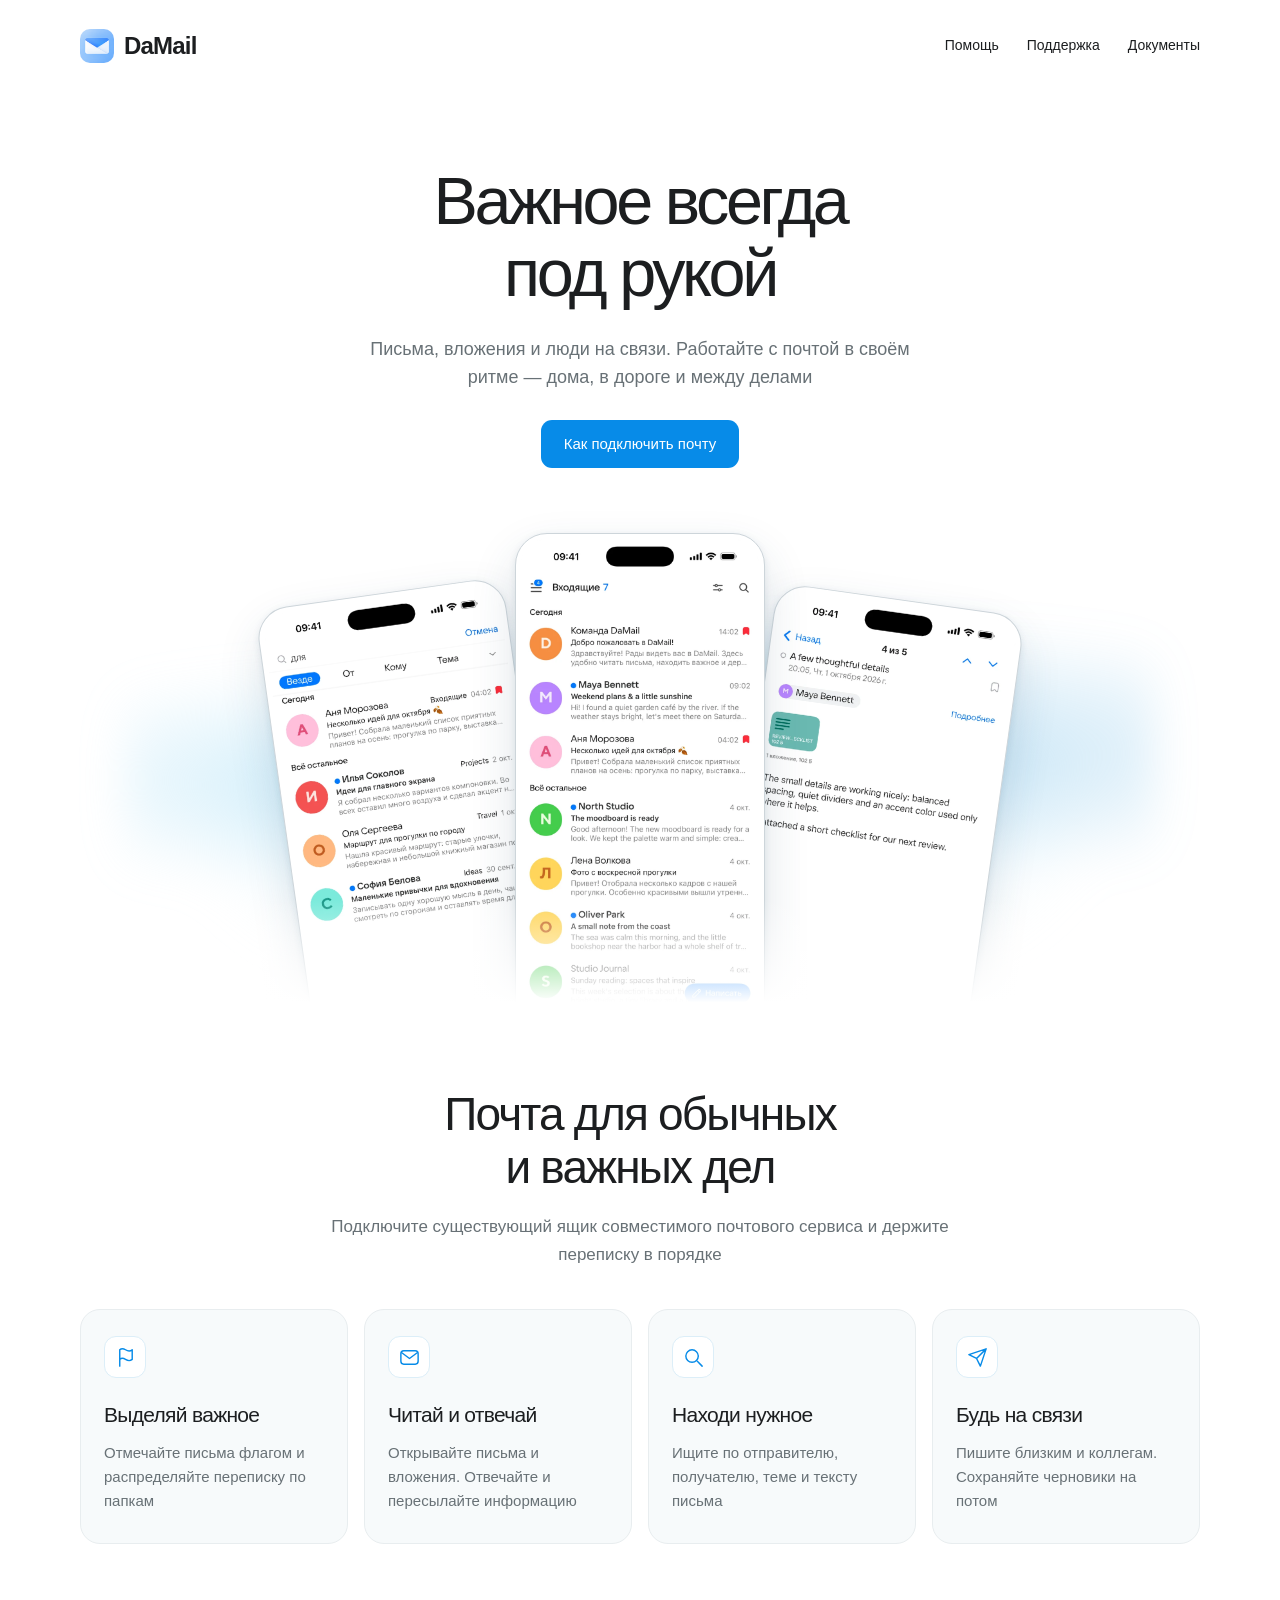
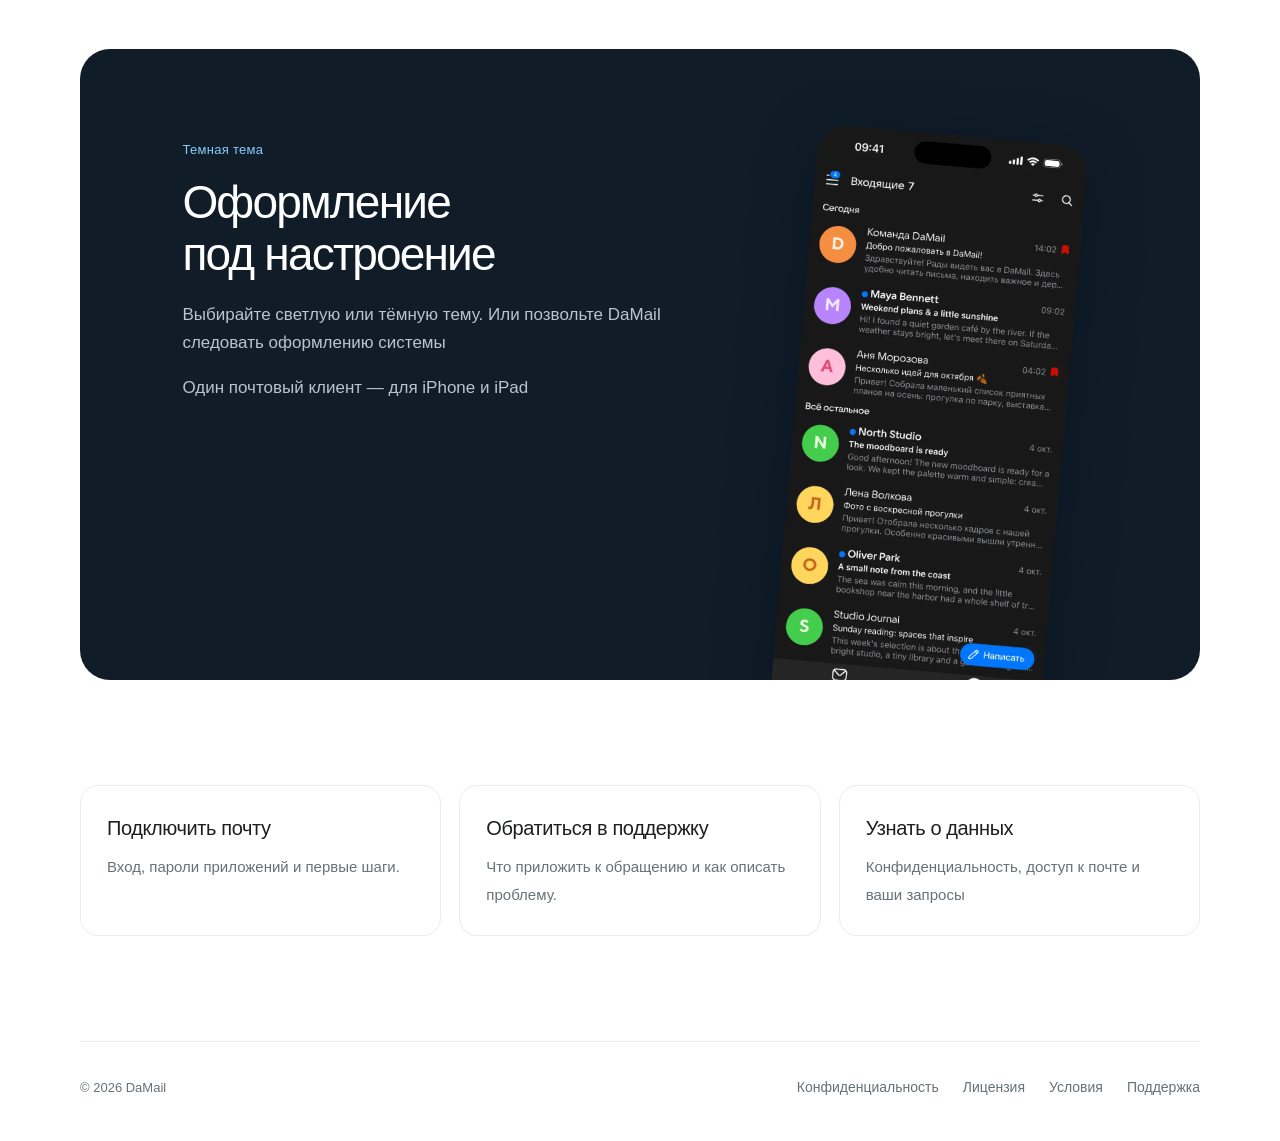
<file: index.html>
<!doctype html>
<html lang="ru"><head><meta charset="utf-8"><meta name="viewport" content="width=device-width, initial-scale=1">
<title>DaMail – почта всегда под рукой</title><meta name="description" content="DaMail: письма, поиск, папки, вложения и тёмная тема на iPhone и iPad.">
<link rel="canonical" href="https://damailapp.github.io/"><link rel="icon" type="image/svg+xml" href="./assets/favicon.svg?v=65a5f9899d41">
<link rel="stylesheet" href="./assets/style.css?v=e44470964288">
<meta name="theme-color" content="#ffffff"><meta property="og:title" content="Почта для iPhone и iPad — DaMail">
<meta property="og:description" content="DaMail: письма, поиск, папки, вложения и тёмная тема на iPhone и iPad."><meta property="og:url" content="https://damailapp.github.io/"><meta property="og:type" content="website">
</head><body><a class="skip" href="#main">К содержимому</a>
<header class="header"><a class="brand" href="./"><img src="./assets/icon.png" alt="" width="40" height="40"><span>DaMail</span></a><nav aria-label="Главная навигация"><a href="./docs/help/">Помощь</a><a href="./docs/support/">Поддержка</a><a href="./docs/">Документы</a></nav></header>
<main id="main"><div class="hero"><div class="hero-copy"><h1>Важное всегда<br>под рукой</h1><p class="lead">Письма, вложения и люди на связи. Работайте с почтой в своём ритме — дома, в дороге и между делами</p><div class="actions"><a class="button secondary" href="docs/help/">Как подключить почту</a></div></div><div class="hero-showcase"><div class="screen screen-left"><img src="assets/search.webp" alt="Поиск писем в DaMail" width="740" height="1608"></div><div class="screen screen-center"><img src="assets/inbox.webp" alt="Входящие DaMail: письма, отметки флагом и поиск" width="740" height="1608" fetchpriority="high"></div><div class="screen screen-right"><img src="assets/message.webp" alt="Чтение письма в DaMail" width="740" height="1608"></div></div></div>
<section class="home-section"><div class="section-intro"><h2>Почта для обычных<br>и важных дел</h2><p>Подключите существующий ящик совместимого почтового сервиса и держите переписку в порядке</p></div><div class="features">
<article class="feature"><span class="feature-icon" aria-hidden="true"><svg viewBox="0 0 24 24" fill="none" stroke="currentColor" stroke-width="1.5" stroke-linecap="round" stroke-linejoin="round"><path d="M6 21V4m0 0c5-5 7 5 13 0v10c-6 5-8-5-13 0"/></svg></span><h3>Выделяй важное</h3><p>Отмечайте письма флагом и распределяйте переписку по папкам</p></article>
<article class="feature"><span class="feature-icon" aria-hidden="true"><svg viewBox="0 0 24 24" fill="none" stroke="currentColor" stroke-width="1.5" stroke-linecap="round" stroke-linejoin="round"><rect x="3" y="5" width="18" height="14" rx="3"/><path d="m4 7 8 6 8-6"/></svg></span><h3>Читай и отвечай</h3><p>Открывайте письма и вложения. Отвечайте и пересылайте информацию</p></article>
<article class="feature"><span class="feature-icon" aria-hidden="true"><svg viewBox="0 0 24 24" fill="none" stroke="currentColor" stroke-width="1.5" stroke-linecap="round" stroke-linejoin="round"><circle cx="10.5" cy="10.5" r="6.5"/><path d="m16 16 5 5"/></svg></span><h3>Находи нужное</h3><p>Ищите по отправителю, получателю, теме и тексту письма</p></article>
<article class="feature"><span class="feature-icon" aria-hidden="true"><svg viewBox="0 0 24 24" fill="none" stroke="currentColor" stroke-width="1.5" stroke-linecap="round" stroke-linejoin="round"><path d="m21 3-6 18-4-8-8-4 18-6ZM11 13l10-10"/></svg></span><h3>Будь на связи</h3><p>Пишите близким и коллегам. Сохраняйте черновики на потом</p></article>
</div></section>
<section class="home-section night"><div class="night-copy"><p class="eyebrow">Темная тема</p><h2>Оформление<br>под настроение</h2><p>Выбирайте светлую или тёмную тему. Или позвольте DaMail следовать оформлению системы</p><p>Один почтовый клиент — для iPhone и iPad</p></div><div><img src="assets/dark-inbox.webp" alt="Входящие DaMail в тёмной теме" width="740" height="1608" loading="lazy"></div></section>
<section class="home-section"><div class="link-grid"><a class="link-card" href="docs/help/"><strong>Подключить почту</strong><span>Вход, пароли приложений и первые шаги.</span></a><a class="link-card" href="docs/support/"><strong>Обратиться в поддержку</strong><span>Что приложить к обращению и как описать проблему.</span></a><a class="link-card" href="docs/privacy/"><strong>Узнать о данных</strong><span>Конфиденциальность, доступ к почте и ваши запросы</span></a></div></section></main>
<footer class="footer">
<p class="fine">© 2026 DaMail</p>
<nav aria-label="Документы и поддержка"><a href="./docs/privacy/">Конфиденциальность</a><a href="./docs/eula/">Лицензия</a><a href="./docs/terms/">Условия</a><a href="./docs/support/">Поддержка</a></nav>
</footer>
</body></html>
</file>
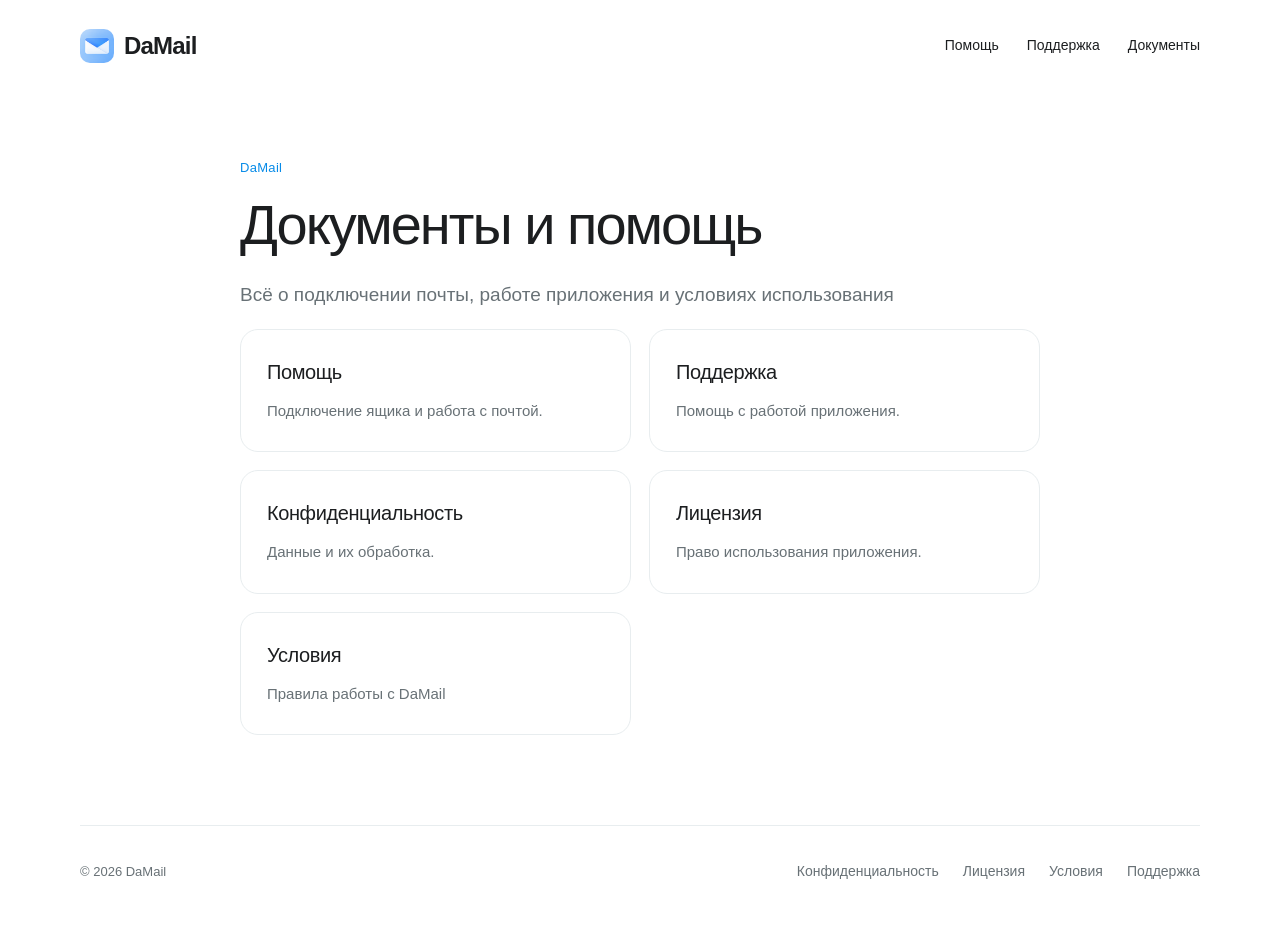
<file: docs/index.html>
<!doctype html>
<html lang="ru"><head><meta charset="utf-8"><meta name="viewport" content="width=device-width, initial-scale=1">
<title>DaMail – почта всегда под рукой</title><meta name="description" content="Помощь, поддержка и документы DaMail.">
<link rel="canonical" href="https://damailapp.github.io/docs/"><link rel="icon" type="image/svg+xml" href="../assets/favicon.svg?v=65a5f9899d41">
<link rel="stylesheet" href="../assets/style.css?v=e44470964288">
<meta name="theme-color" content="#ffffff"><meta property="og:title" content="Документы и помощь — DaMail">
<meta property="og:description" content="Помощь, поддержка и документы DaMail."><meta property="og:url" content="https://damailapp.github.io/docs/"><meta property="og:type" content="website">
</head><body><a class="skip" href="#main">К содержимому</a>
<header class="header"><a class="brand" href="../"><img src="../assets/icon.png" alt="" width="40" height="40"><span>DaMail</span></a><nav aria-label="Главная навигация"><a href="../docs/help/">Помощь</a><a href="../docs/support/">Поддержка</a><a href="../docs/">Документы</a></nav></header>
<main id="main"><div class="document"><p class="eyebrow">DaMail</p><h1>Документы и помощь</h1><p class="lead">Всё о подключении почты, работе приложения и условиях использования</p><div class="link-grid"><a class="link-card" href="help/"><strong>Помощь</strong><span>Подключение ящика и работа с почтой.</span></a><a class="link-card" href="support/"><strong>Поддержка</strong><span>Помощь с работой приложения.</span></a><a class="link-card" href="privacy/"><strong>Конфиденциальность</strong><span>Данные и их обработка.</span></a><a class="link-card" href="eula/"><strong>Лицензия</strong><span>Право использования приложения.</span></a><a class="link-card" href="terms/"><strong>Условия</strong><span>Правила работы с DaMail</span></a></div></div></main>
<footer class="footer">
<p class="fine">© 2026 DaMail</p>
<nav aria-label="Документы и поддержка"><a href="../docs/privacy/">Конфиденциальность</a><a href="../docs/eula/">Лицензия</a><a href="../docs/terms/">Условия</a><a href="../docs/support/">Поддержка</a></nav>
</footer>
</body></html>
</file>
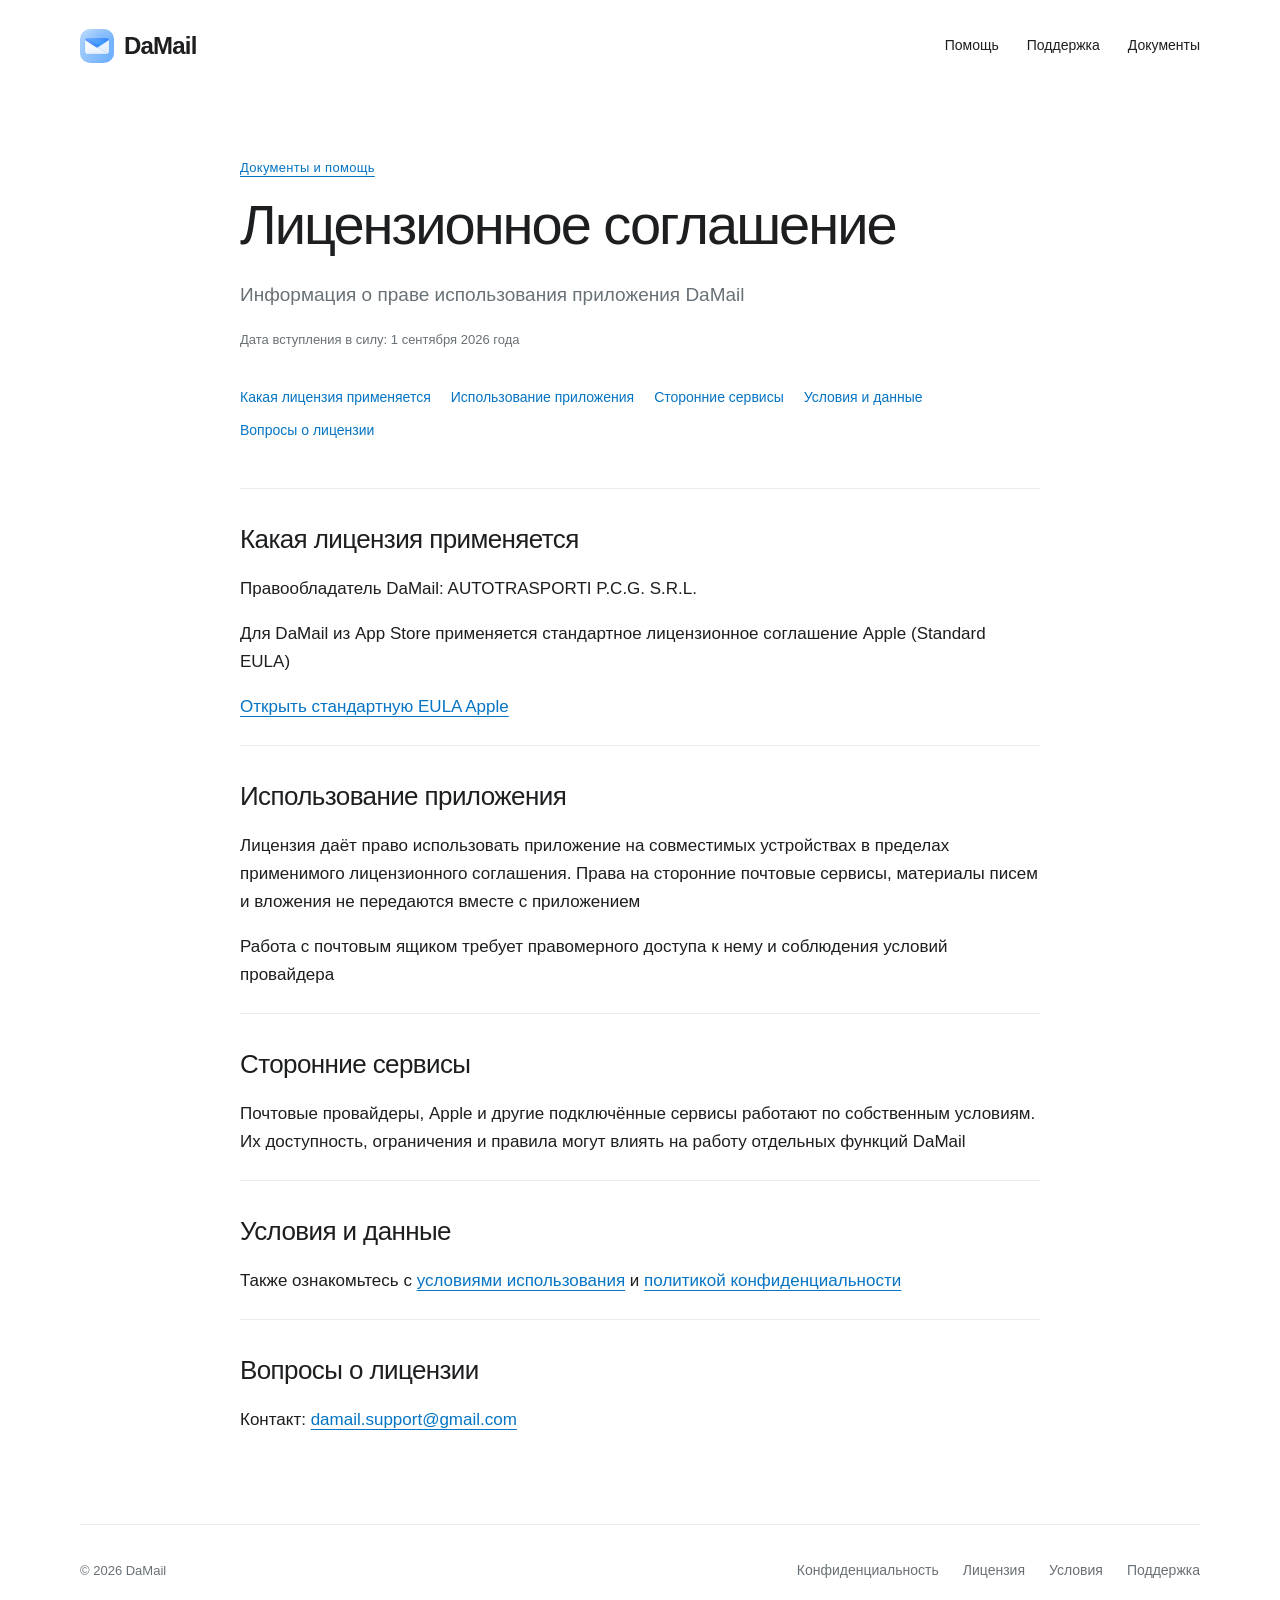
<file: eula/index.html>
<!doctype html><html lang="ru"><head><meta charset="utf-8"><meta name="viewport" content="width=device-width, initial-scale=1"><title>DaMail – почта всегда под рукой</title><link rel="canonical" href="https://damailapp.github.io/docs/eula/"><meta name="robots" content="noindex,follow"><meta http-equiv="refresh" content="0;url=../docs/eula/"></head><body><p><a href="../docs/eula/">Открыть страницу DaMail</a></p></body></html>
</file>
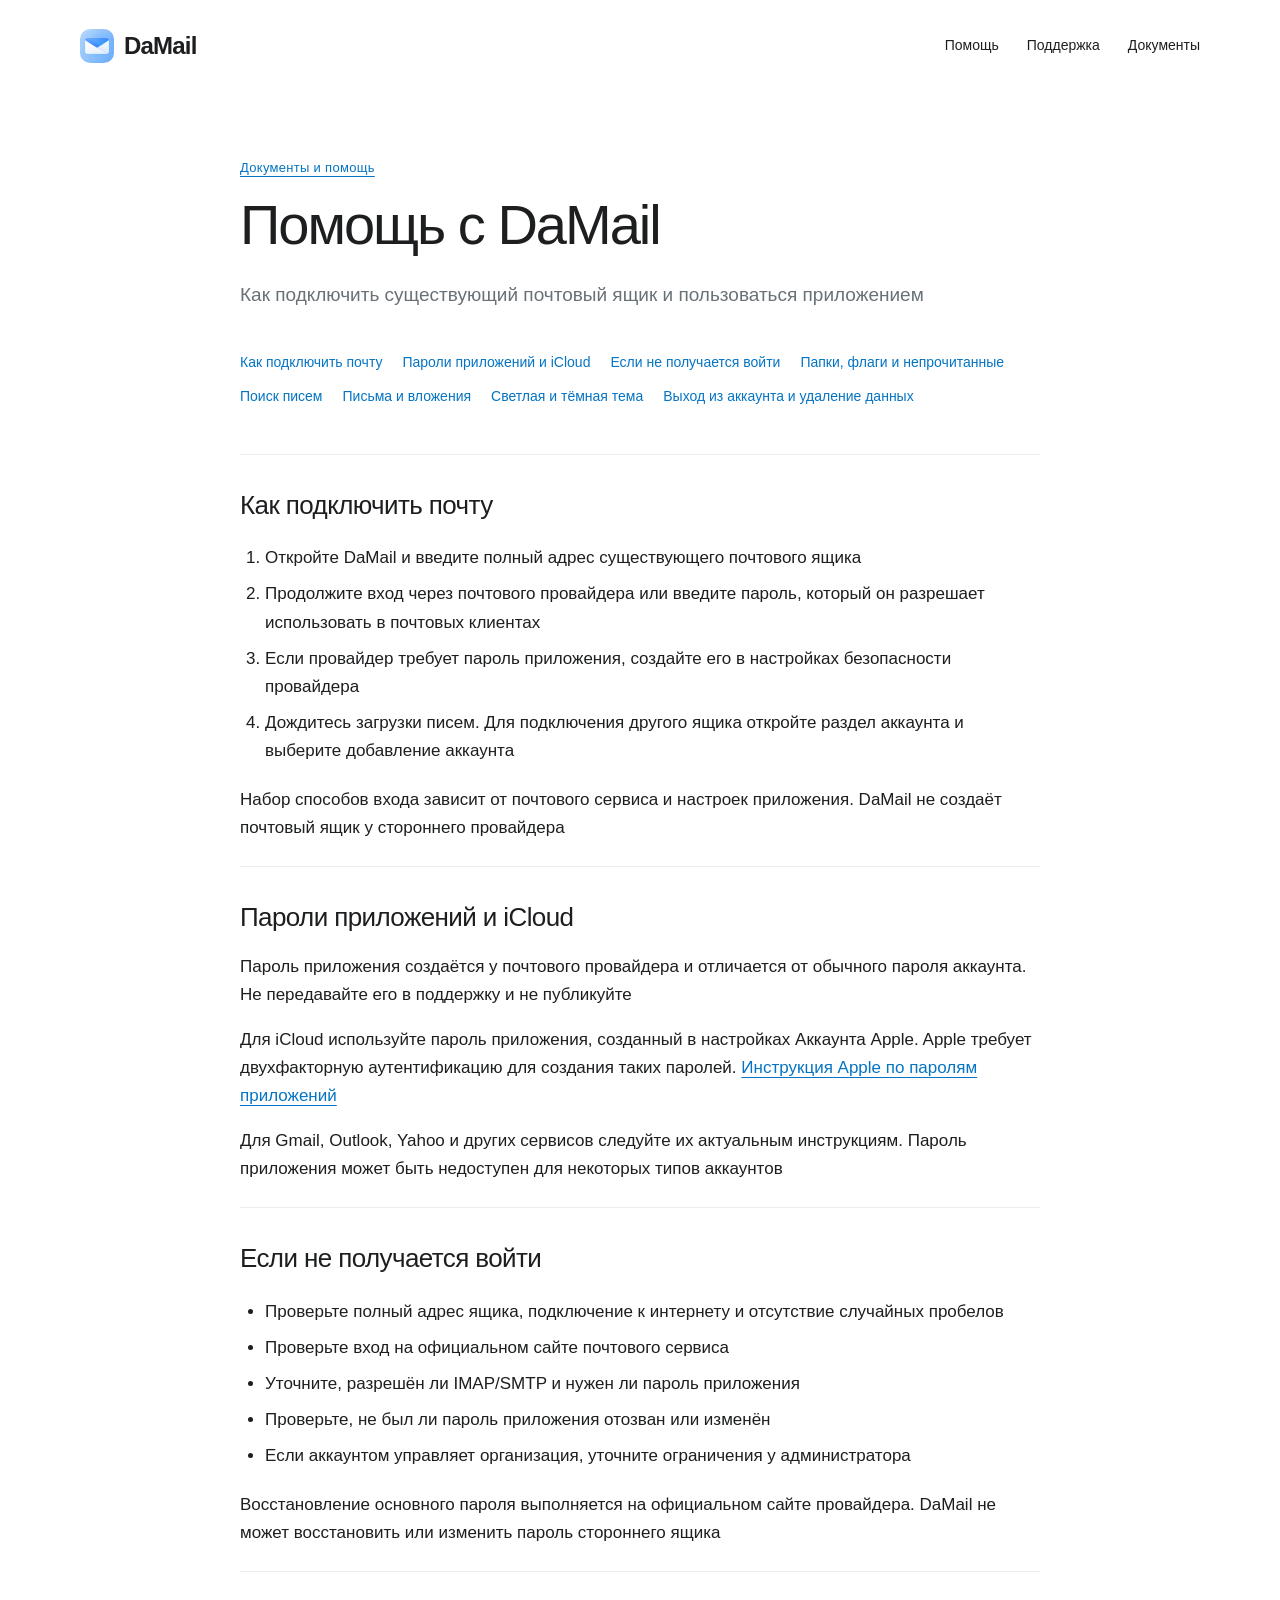
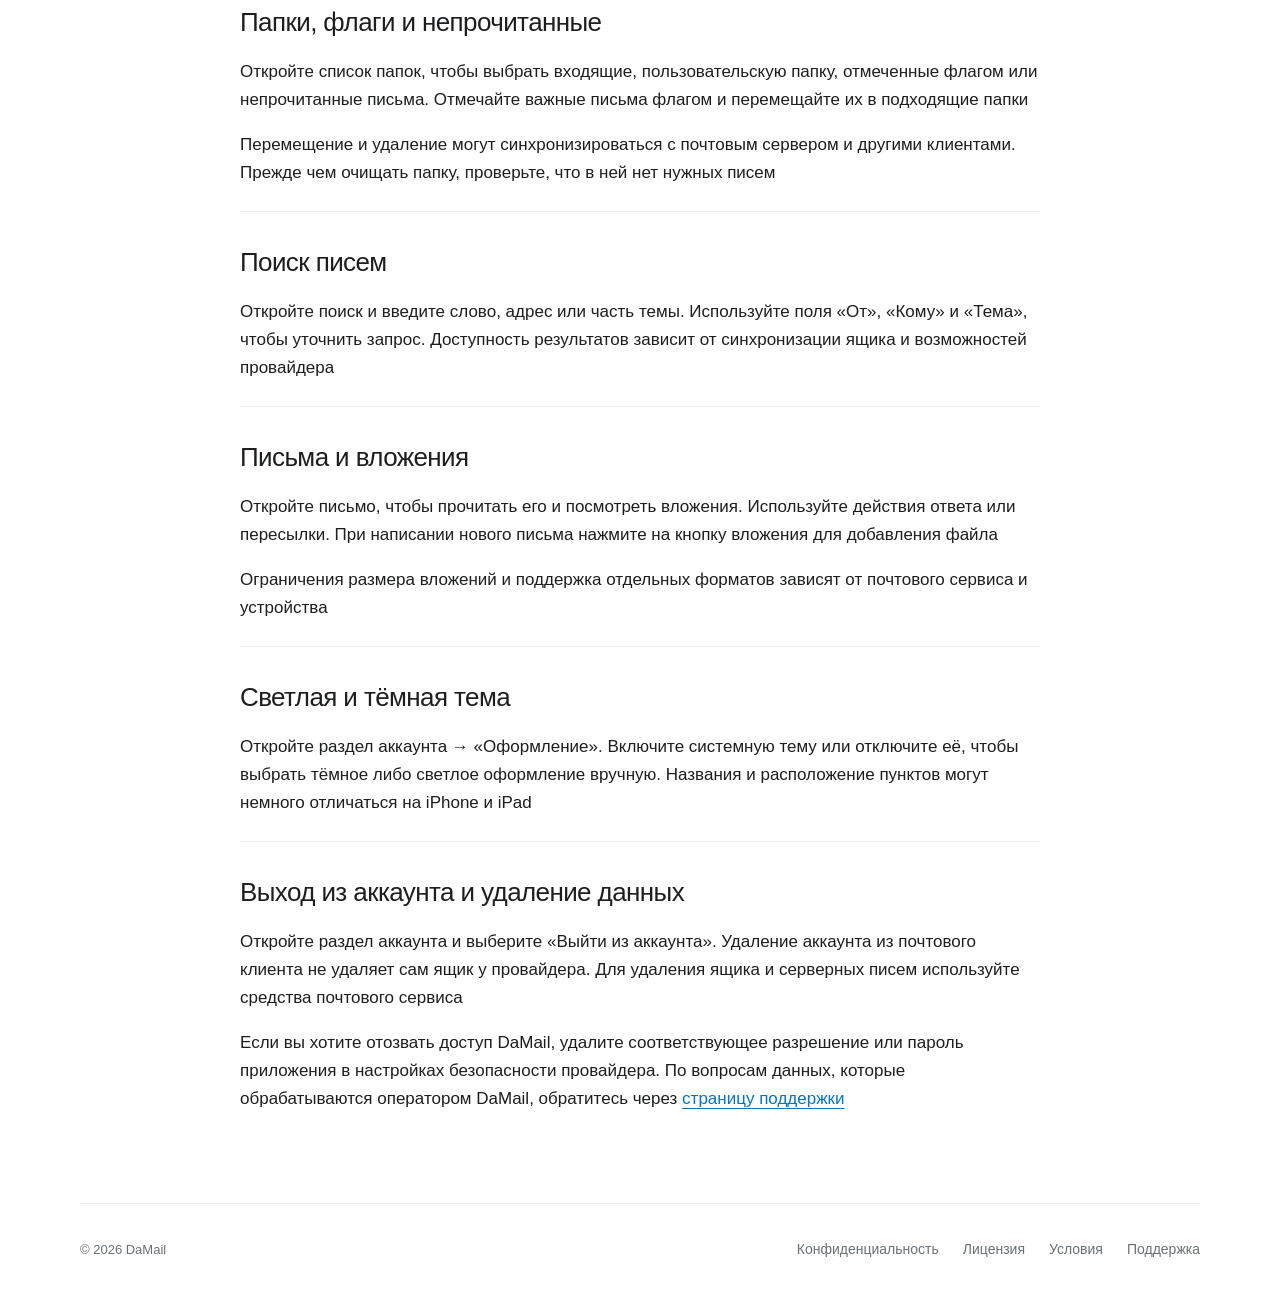
<file: faq/index.html>
<!doctype html><html lang="ru"><head><meta charset="utf-8"><meta name="viewport" content="width=device-width, initial-scale=1"><title>DaMail – почта всегда под рукой</title><link rel="canonical" href="https://damailapp.github.io/docs/help/"><meta name="robots" content="noindex,follow"><meta http-equiv="refresh" content="0;url=../docs/help/"></head><body><p><a href="../docs/help/">Открыть страницу DaMail</a></p></body></html>
</file>
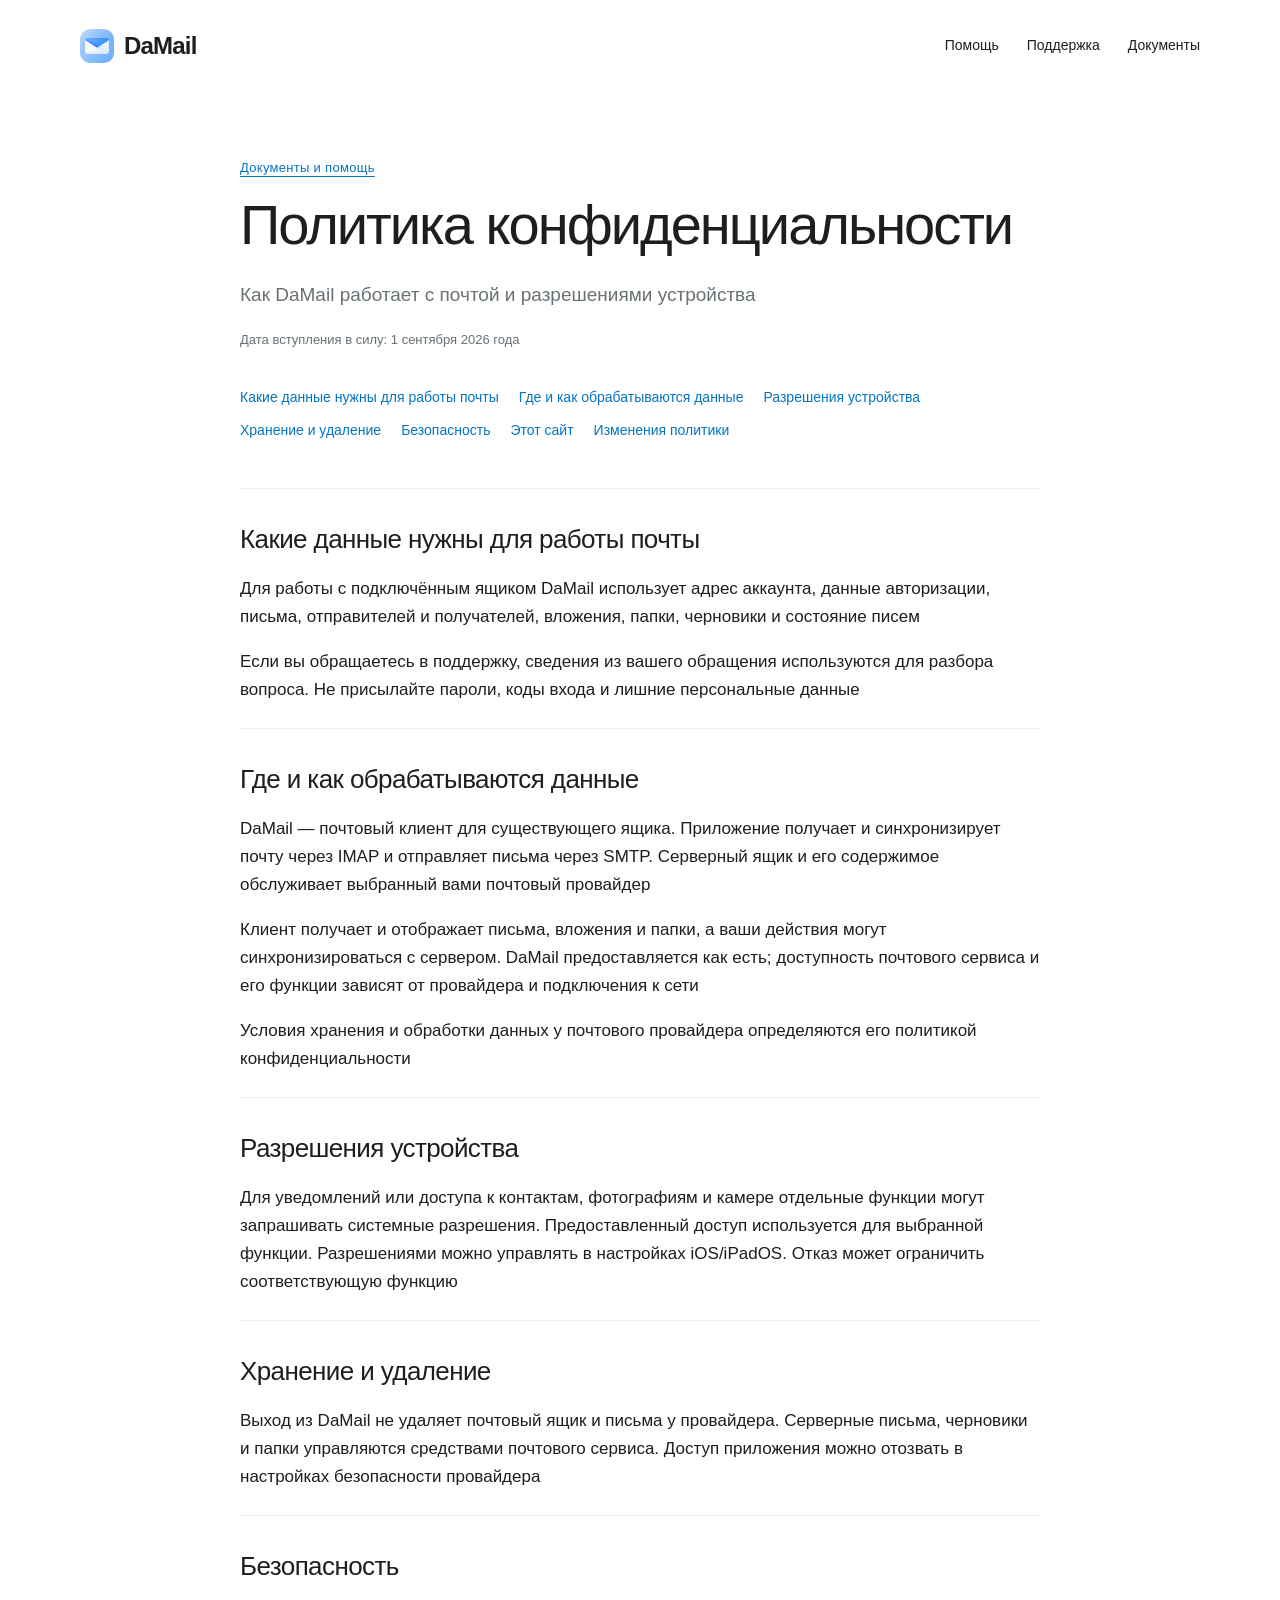
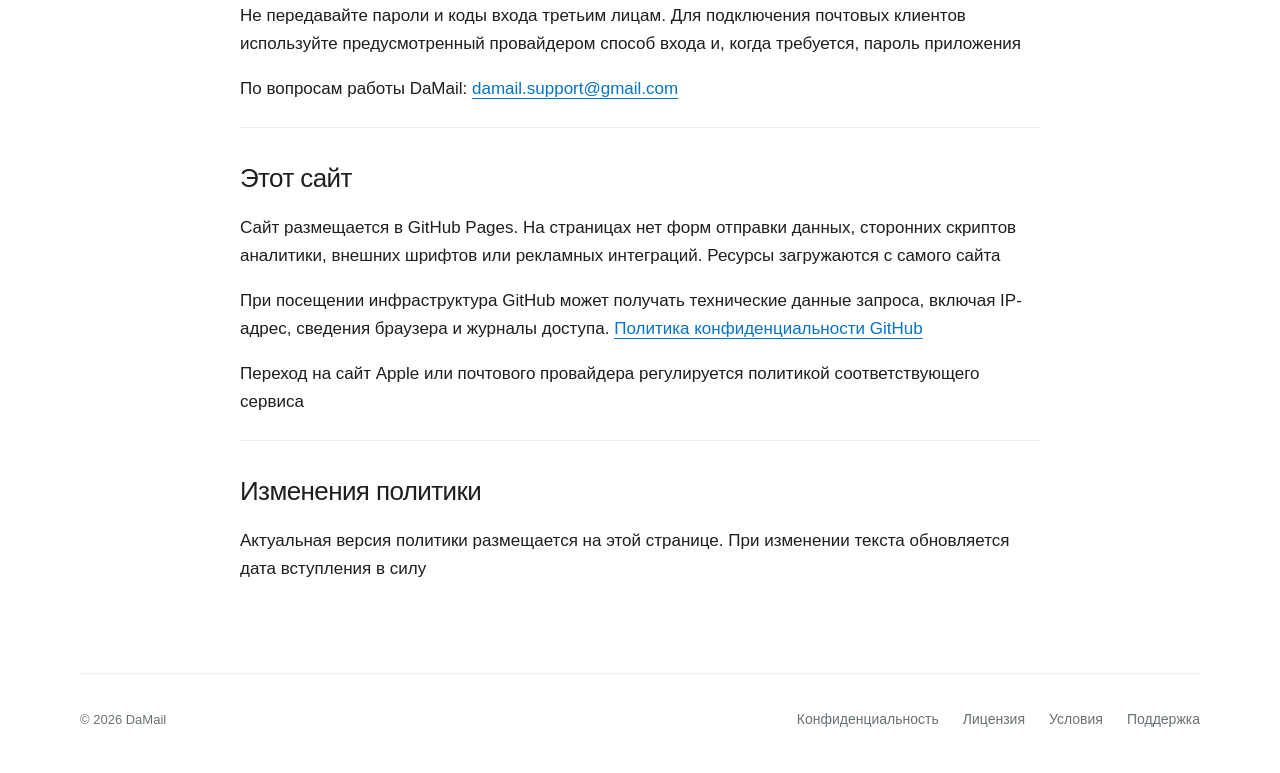
<file: privacy/index.html>
<!doctype html><html lang="ru"><head><meta charset="utf-8"><meta name="viewport" content="width=device-width, initial-scale=1"><title>DaMail – почта всегда под рукой</title><link rel="canonical" href="https://damailapp.github.io/docs/privacy/"><meta name="robots" content="noindex,follow"><meta http-equiv="refresh" content="0;url=../docs/privacy/"></head><body><p><a href="../docs/privacy/">Открыть страницу DaMail</a></p></body></html>
</file>
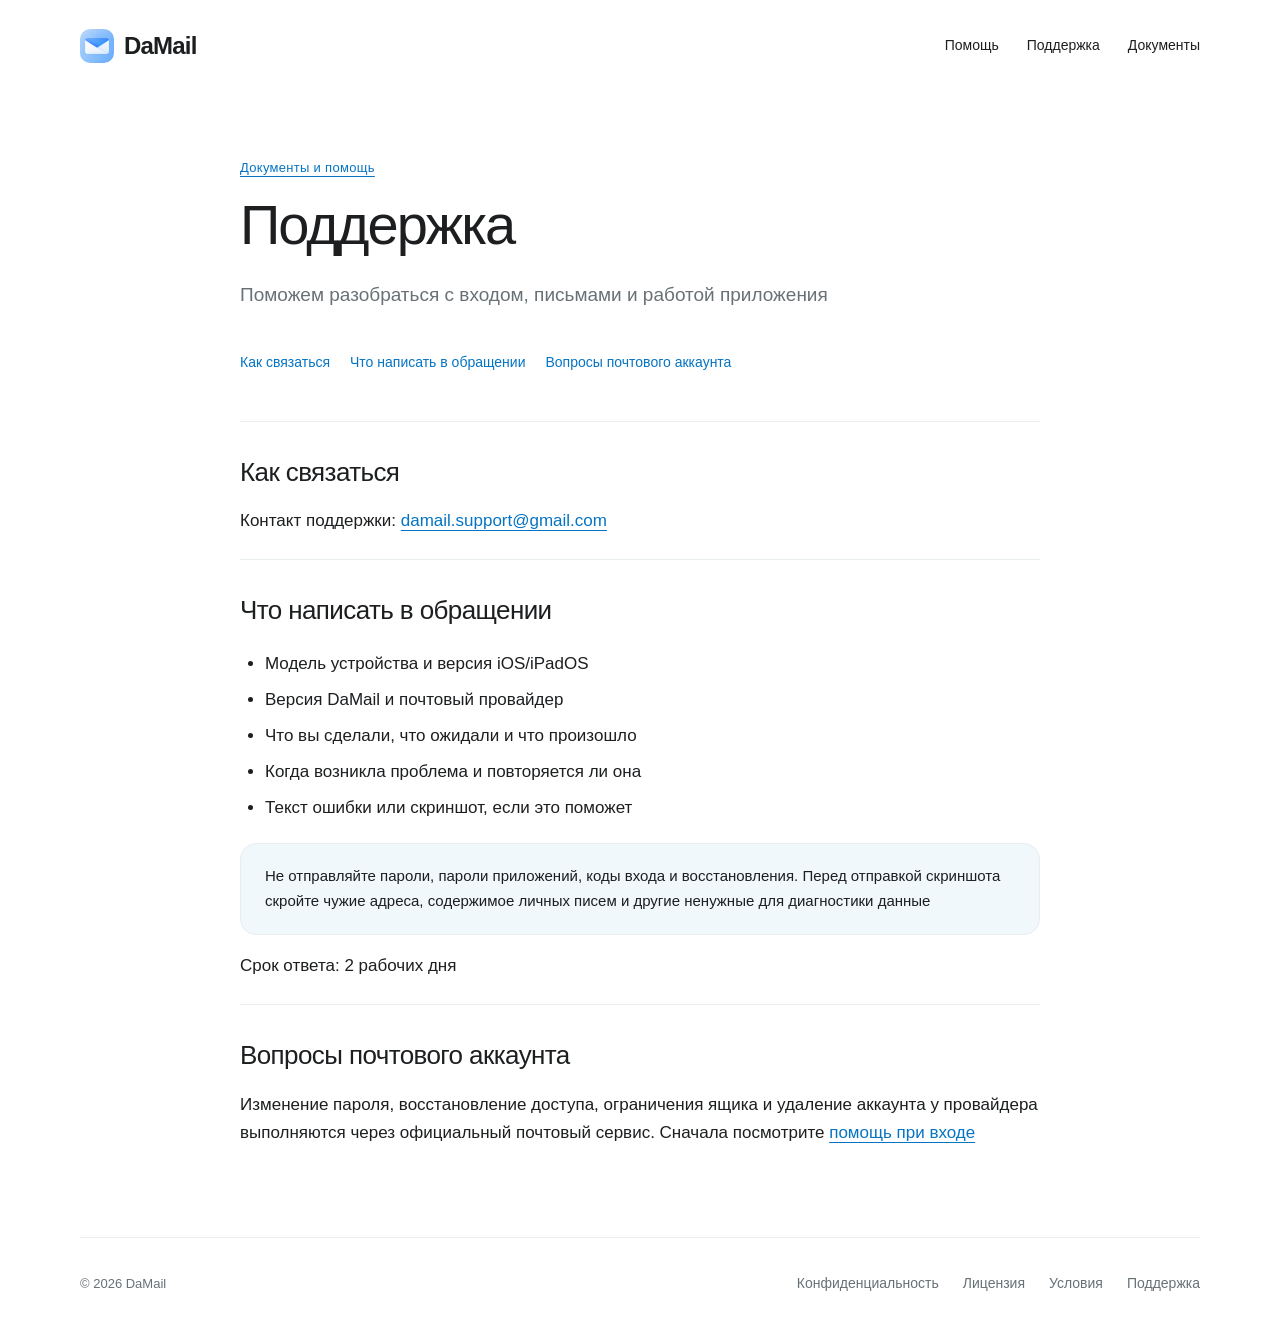
<file: support/index.html>
<!doctype html><html lang="ru"><head><meta charset="utf-8"><meta name="viewport" content="width=device-width, initial-scale=1"><title>DaMail – почта всегда под рукой</title><link rel="canonical" href="https://damailapp.github.io/docs/support/"><meta name="robots" content="noindex,follow"><meta http-equiv="refresh" content="0;url=../docs/support/"></head><body><p><a href="../docs/support/">Открыть страницу DaMail</a></p></body></html>
</file>
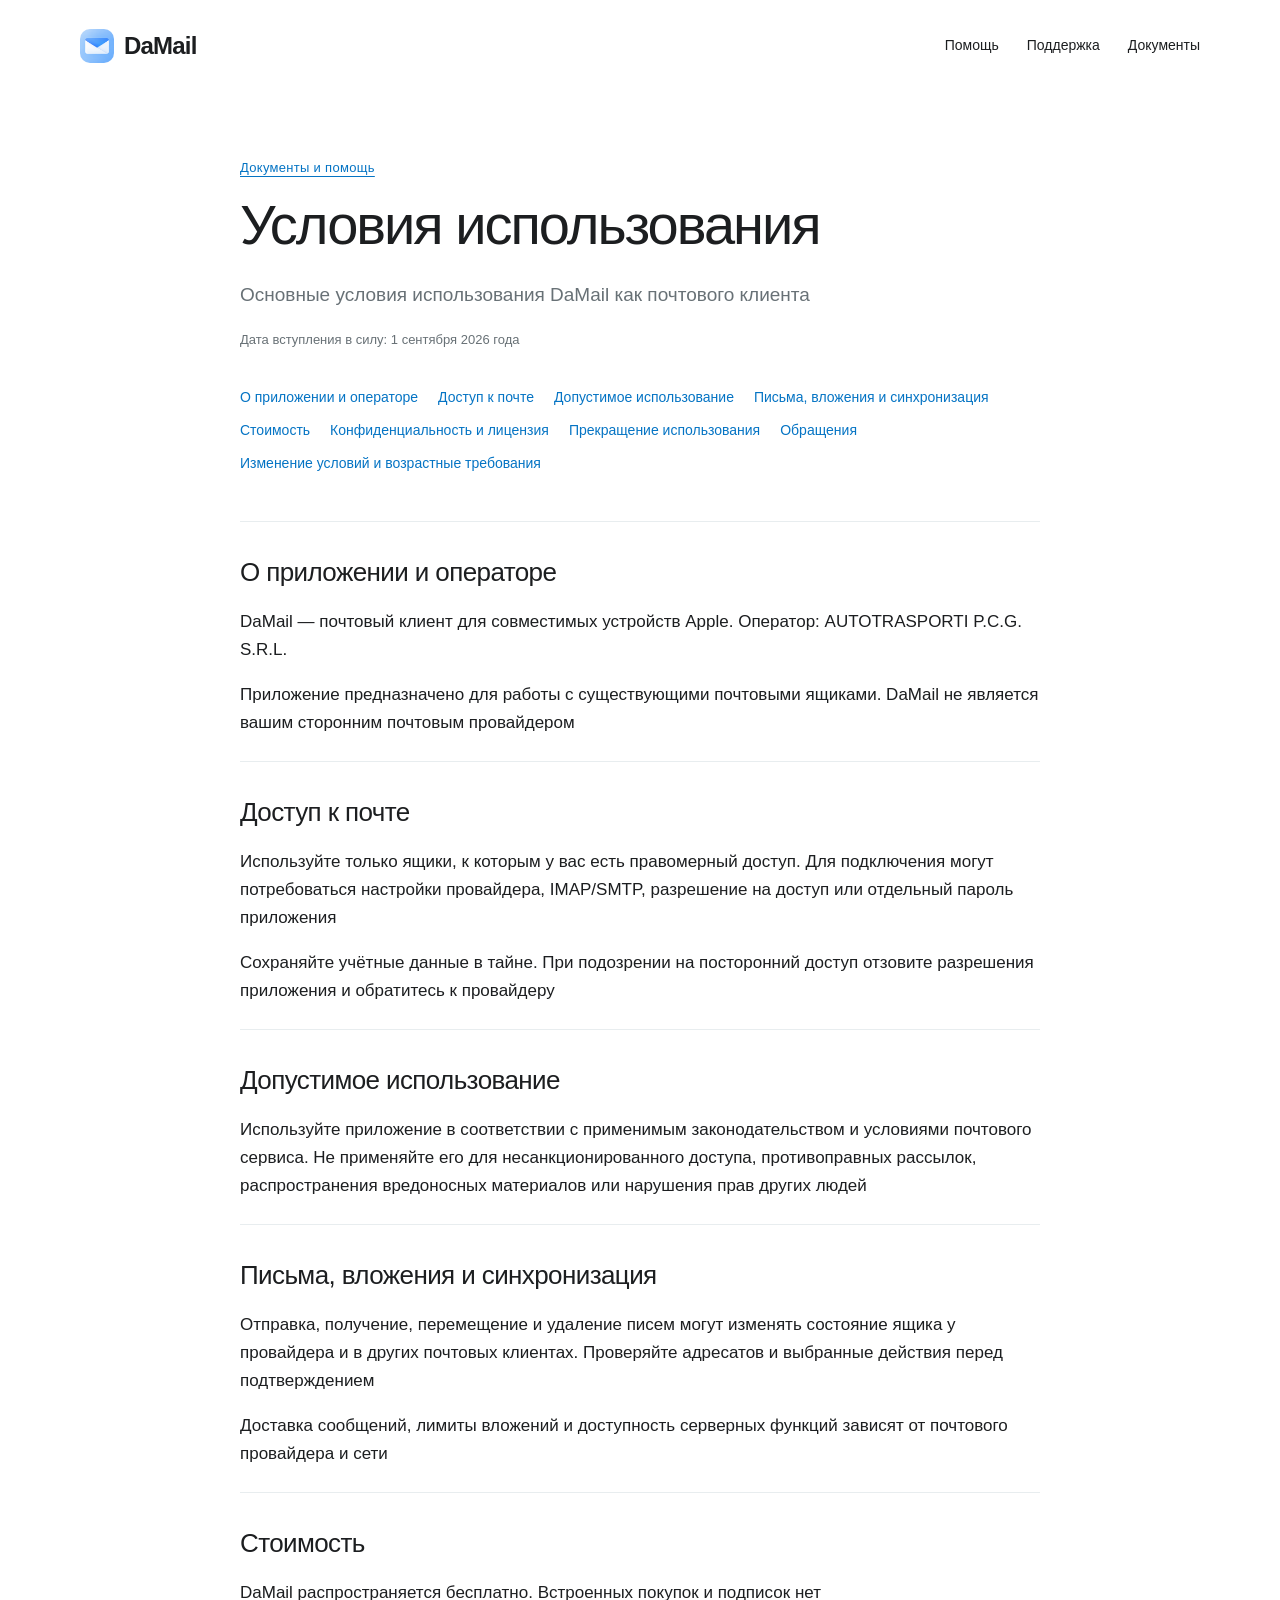
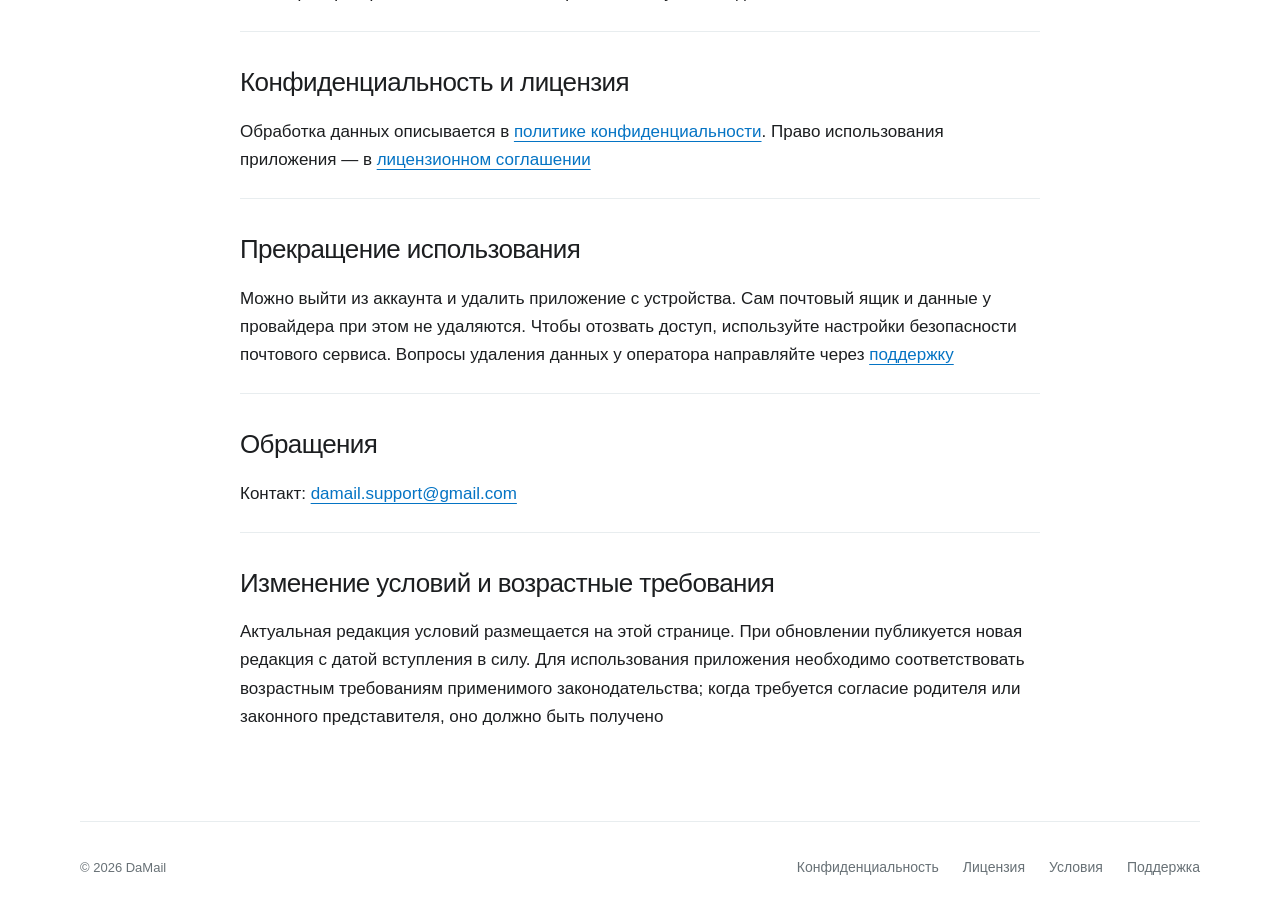
<file: terms/index.html>
<!doctype html><html lang="ru"><head><meta charset="utf-8"><meta name="viewport" content="width=device-width, initial-scale=1"><title>DaMail – почта всегда под рукой</title><link rel="canonical" href="https://damailapp.github.io/docs/terms/"><meta name="robots" content="noindex,follow"><meta http-equiv="refresh" content="0;url=../docs/terms/"></head><body><p><a href="../docs/terms/">Открыть страницу DaMail</a></p></body></html>
</file>
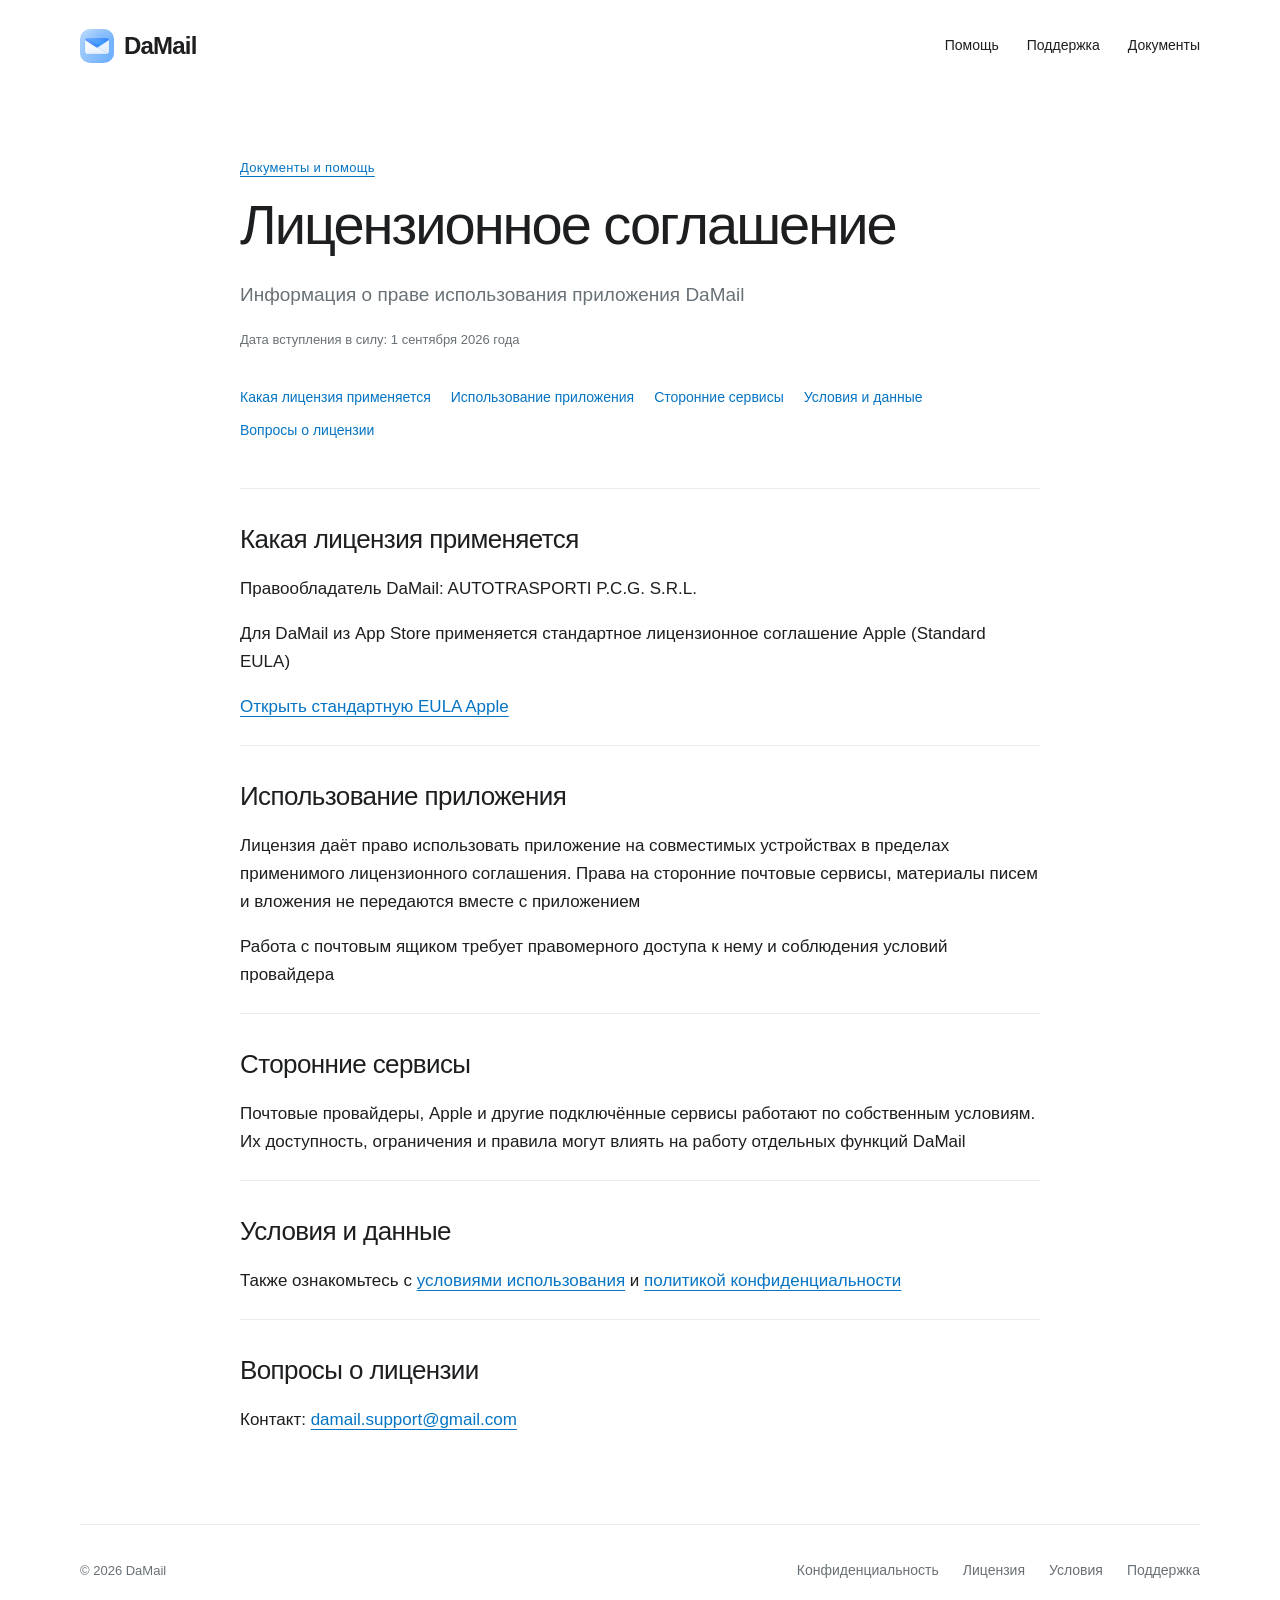
<file: docs/eula/index.html>
<!doctype html>
<html lang="ru"><head><meta charset="utf-8"><meta name="viewport" content="width=device-width, initial-scale=1">
<title>DaMail – почта всегда под рукой</title><meta name="description" content="Информация о праве использования приложения DaMail.">
<link rel="canonical" href="https://damailapp.github.io/docs/eula/"><link rel="icon" type="image/svg+xml" href="../../assets/favicon.svg?v=65a5f9899d41">
<link rel="stylesheet" href="../../assets/style.css?v=e44470964288">
<meta name="theme-color" content="#ffffff"><meta property="og:title" content="Лицензионное соглашение — DaMail">
<meta property="og:description" content="Информация о праве использования приложения DaMail."><meta property="og:url" content="https://damailapp.github.io/docs/eula/"><meta property="og:type" content="website">
</head><body><a class="skip" href="#main">К содержимому</a>
<header class="header"><a class="brand" href="../../"><img src="../../assets/icon.png" alt="" width="40" height="40"><span>DaMail</span></a><nav aria-label="Главная навигация"><a href="../../docs/help/">Помощь</a><a href="../../docs/support/">Поддержка</a><a href="../../docs/">Документы</a></nav></header>
<main id="main"><div class="document"><p class="eyebrow"><a href="../../docs/">Документы и помощь</a></p><h1>Лицензионное соглашение</h1><p class="lead">Информация о праве использования приложения DaMail</p><p class="fine">Дата вступления в силу: 1 сентября 2026 года</p><nav class="contents" aria-label="Содержание страницы"><a href="#license">Какая лицензия применяется</a><a href="#scope">Использование приложения</a><a href="#services">Сторонние сервисы</a><a href="#terms">Условия и данные</a><a href="#contact">Вопросы о лицензии</a></nav><article><section id="license"><h2>Какая лицензия применяется</h2><p>Правообладатель DaMail: AUTOTRASPORTI P.C.G. S.R.L.</p><p>Для DaMail из App Store применяется стандартное лицензионное соглашение Apple (Standard EULA)</p><p><a href="https://www.apple.com/legal/internet-services/itunes/dev/stdeula/">Открыть стандартную EULA Apple</a></p></section><section id="scope"><h2>Использование приложения</h2><p>Лицензия даёт право использовать приложение на совместимых устройствах в пределах применимого лицензионного соглашения. Права на сторонние почтовые сервисы, материалы писем и вложения не передаются вместе с приложением</p><p>Работа с почтовым ящиком требует правомерного доступа к нему и соблюдения условий провайдера</p></section><section id="services"><h2>Сторонние сервисы</h2><p>Почтовые провайдеры, Apple и другие подключённые сервисы работают по собственным условиям. Их доступность, ограничения и правила могут влиять на работу отдельных функций DaMail</p></section><section id="terms"><h2>Условия и данные</h2><p>Также ознакомьтесь с <a href="../terms/">условиями использования</a> и <a href="../privacy/">политикой конфиденциальности</a></p></section><section id="contact"><h2>Вопросы о лицензии</h2><p>Контакт: <a href="mailto:damail.support@gmail.com">damail.support@gmail.com</a></p></section></article></div></main>
<footer class="footer">
<p class="fine">© 2026 DaMail</p>
<nav aria-label="Документы и поддержка"><a href="../../docs/privacy/">Конфиденциальность</a><a href="../../docs/eula/">Лицензия</a><a href="../../docs/terms/">Условия</a><a href="../../docs/support/">Поддержка</a></nav>
</footer>
</body></html>
</file>
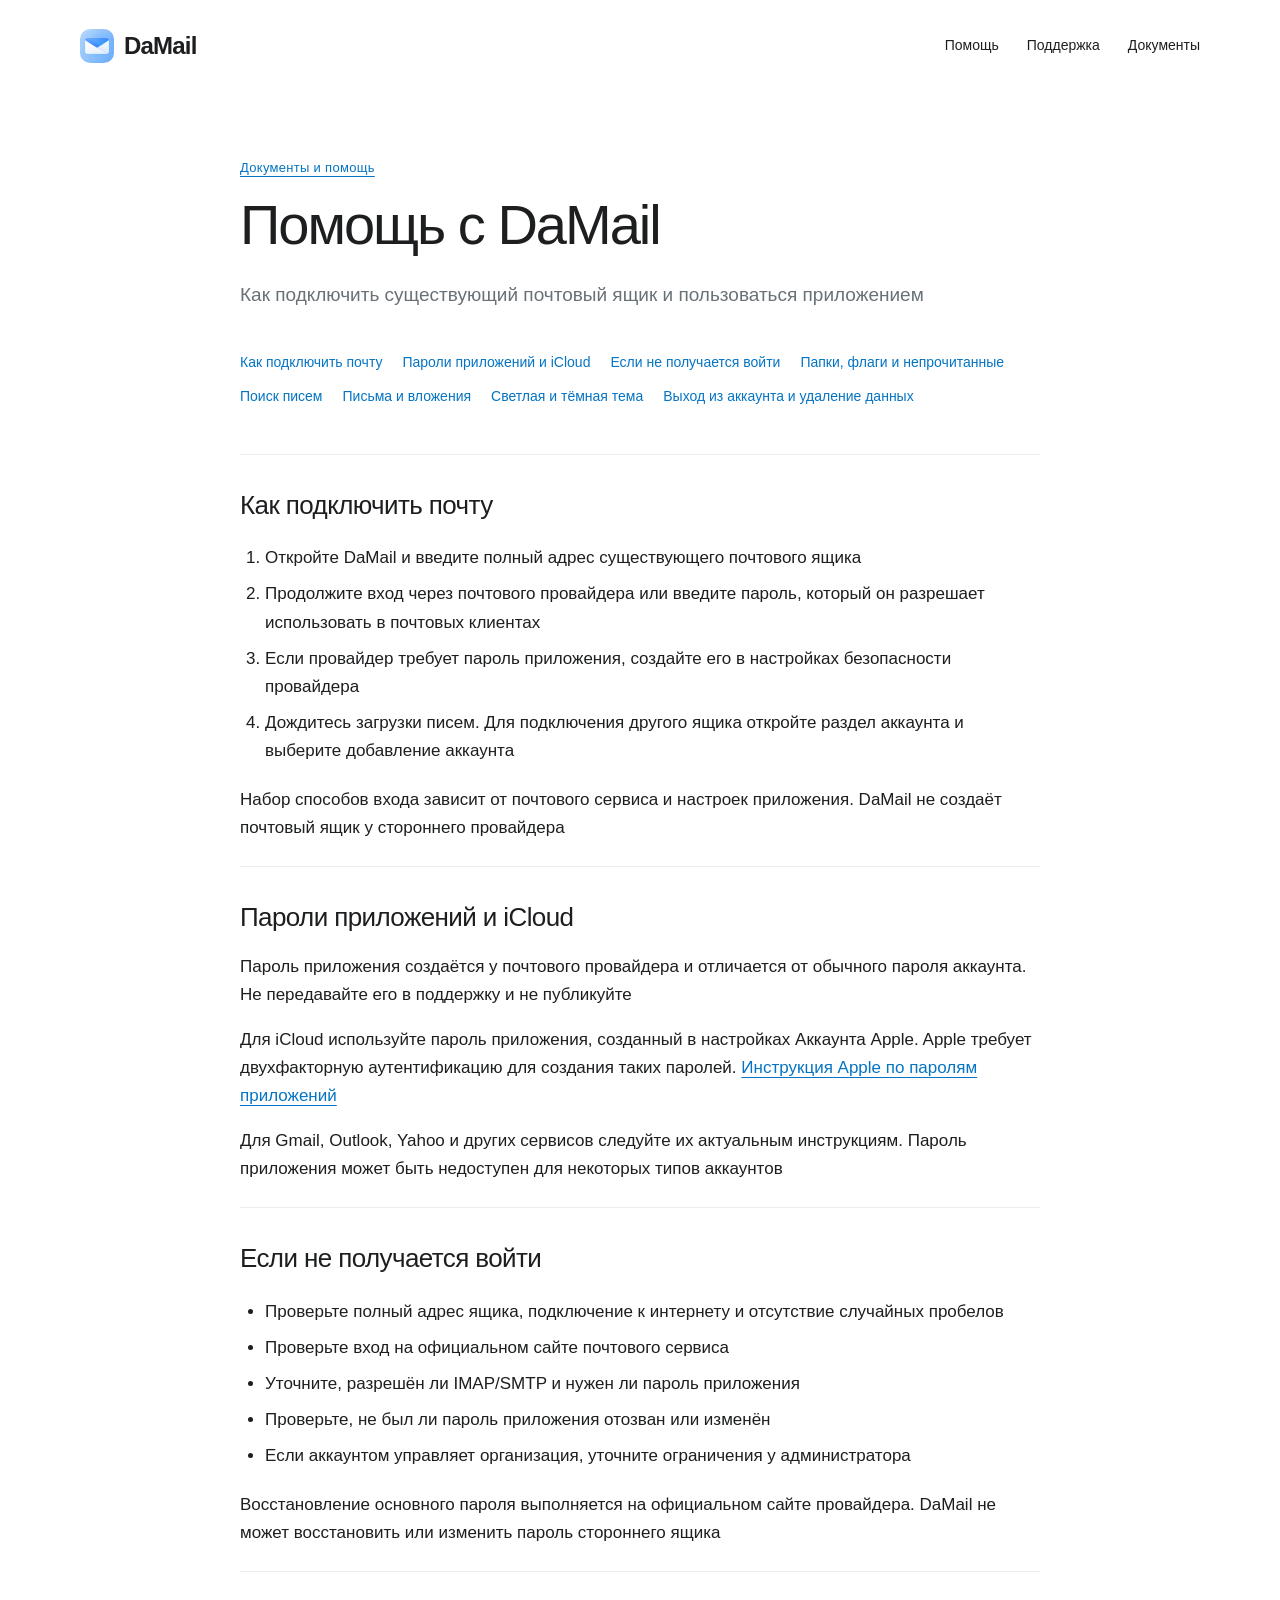
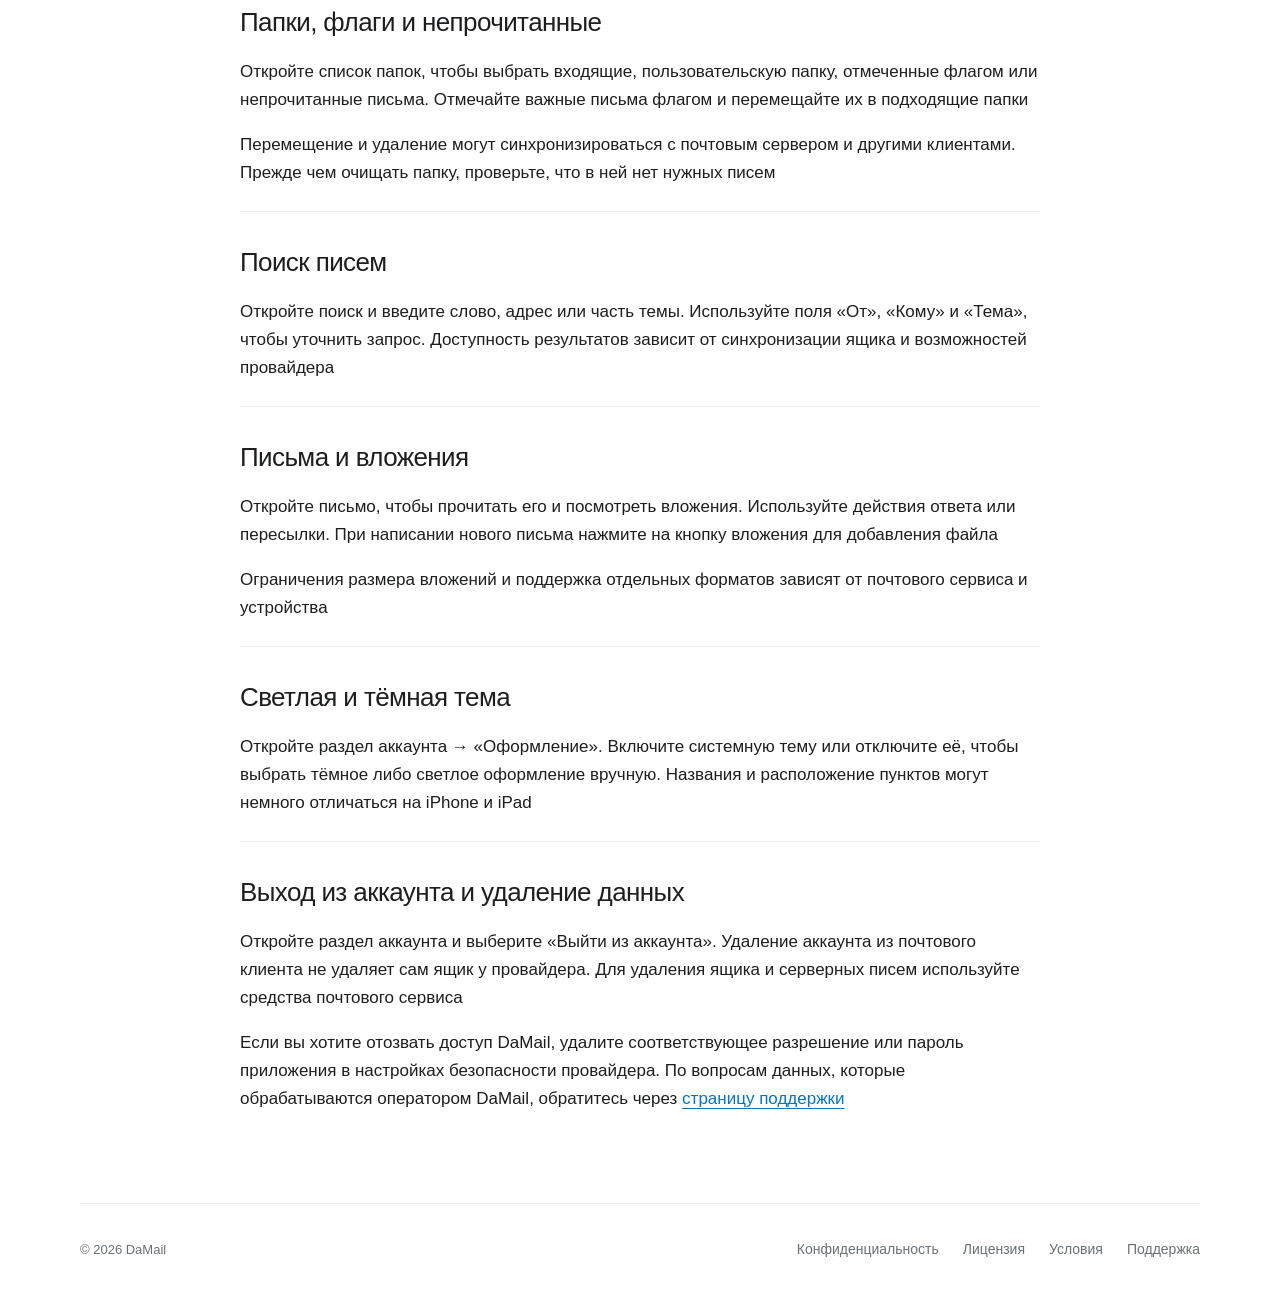
<file: docs/faq/index.html>
<!doctype html><html lang="ru"><head><meta charset="utf-8"><meta name="viewport" content="width=device-width, initial-scale=1"><title>DaMail – почта всегда под рукой</title><link rel="canonical" href="https://damailapp.github.io/docs/help/"><meta name="robots" content="noindex,follow"><meta http-equiv="refresh" content="0;url=../../docs/help/"></head><body><p><a href="../../docs/help/">Открыть страницу DaMail</a></p></body></html>
</file>
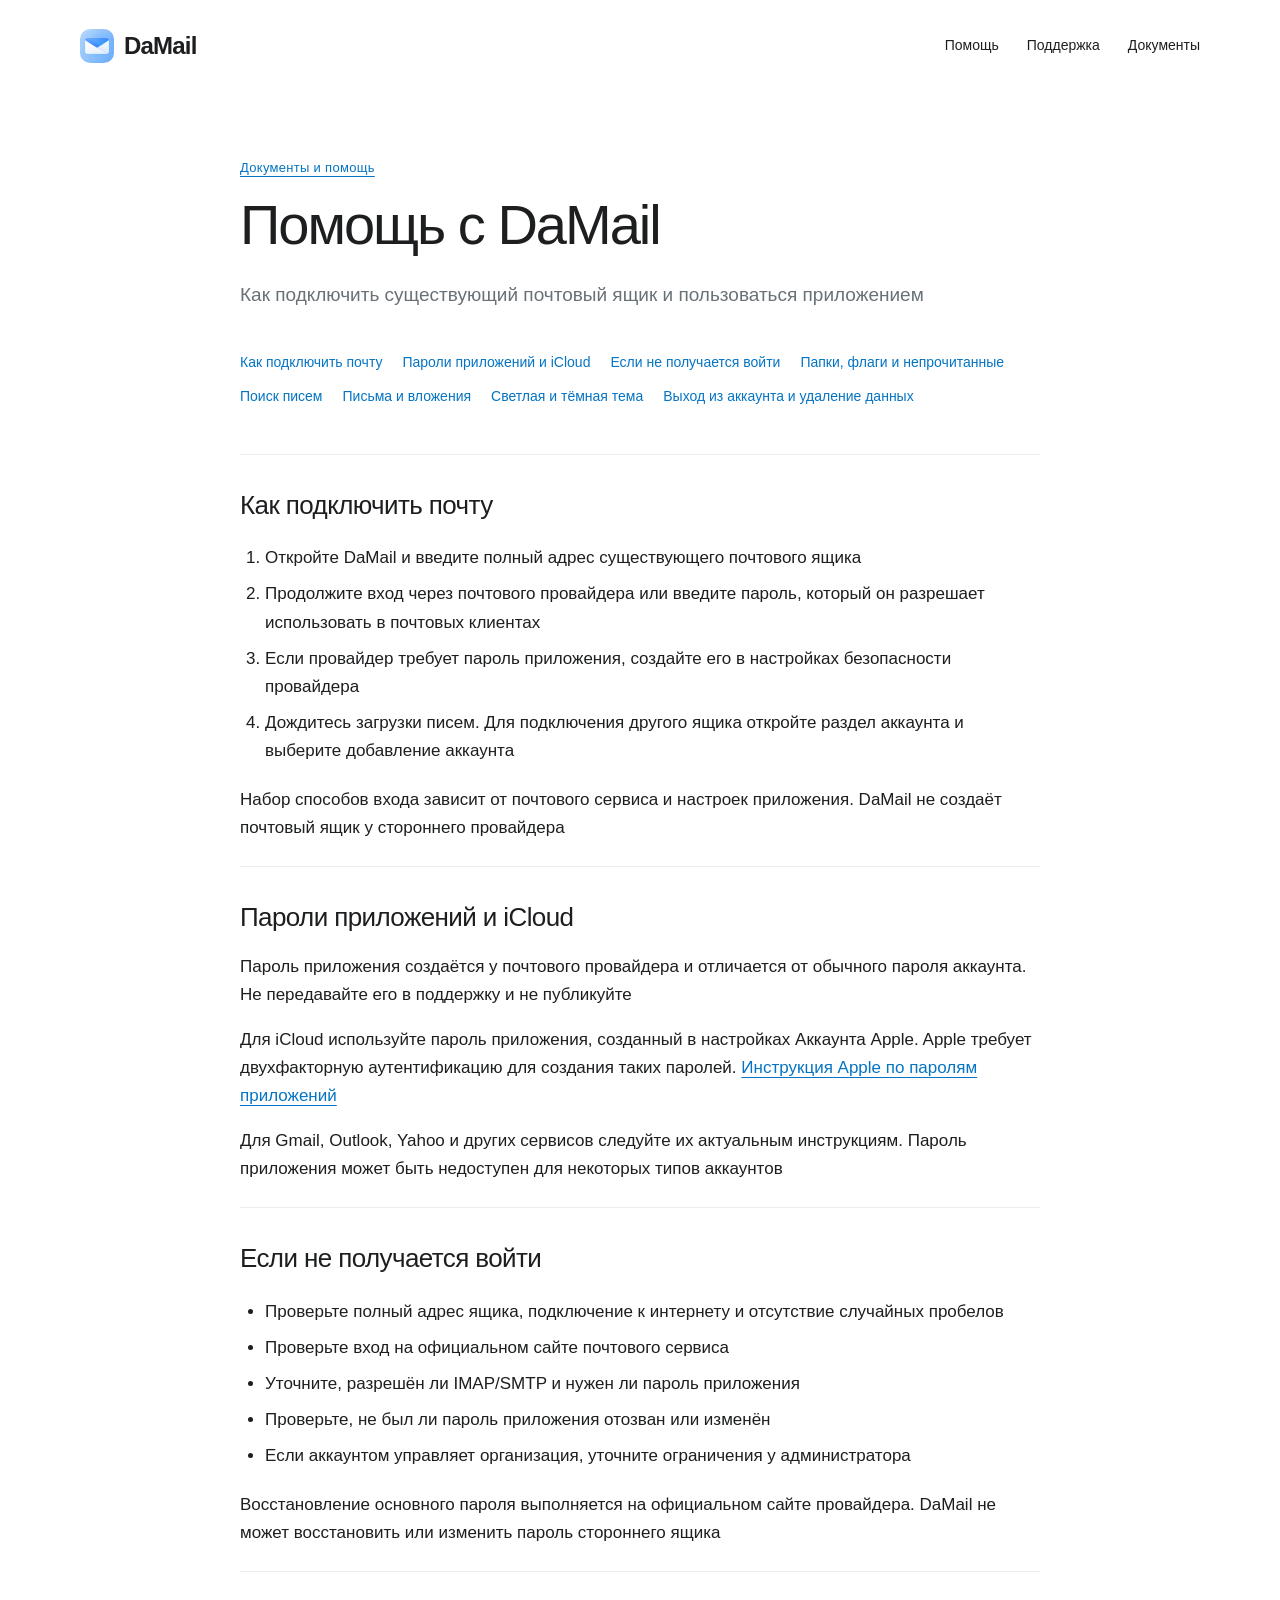
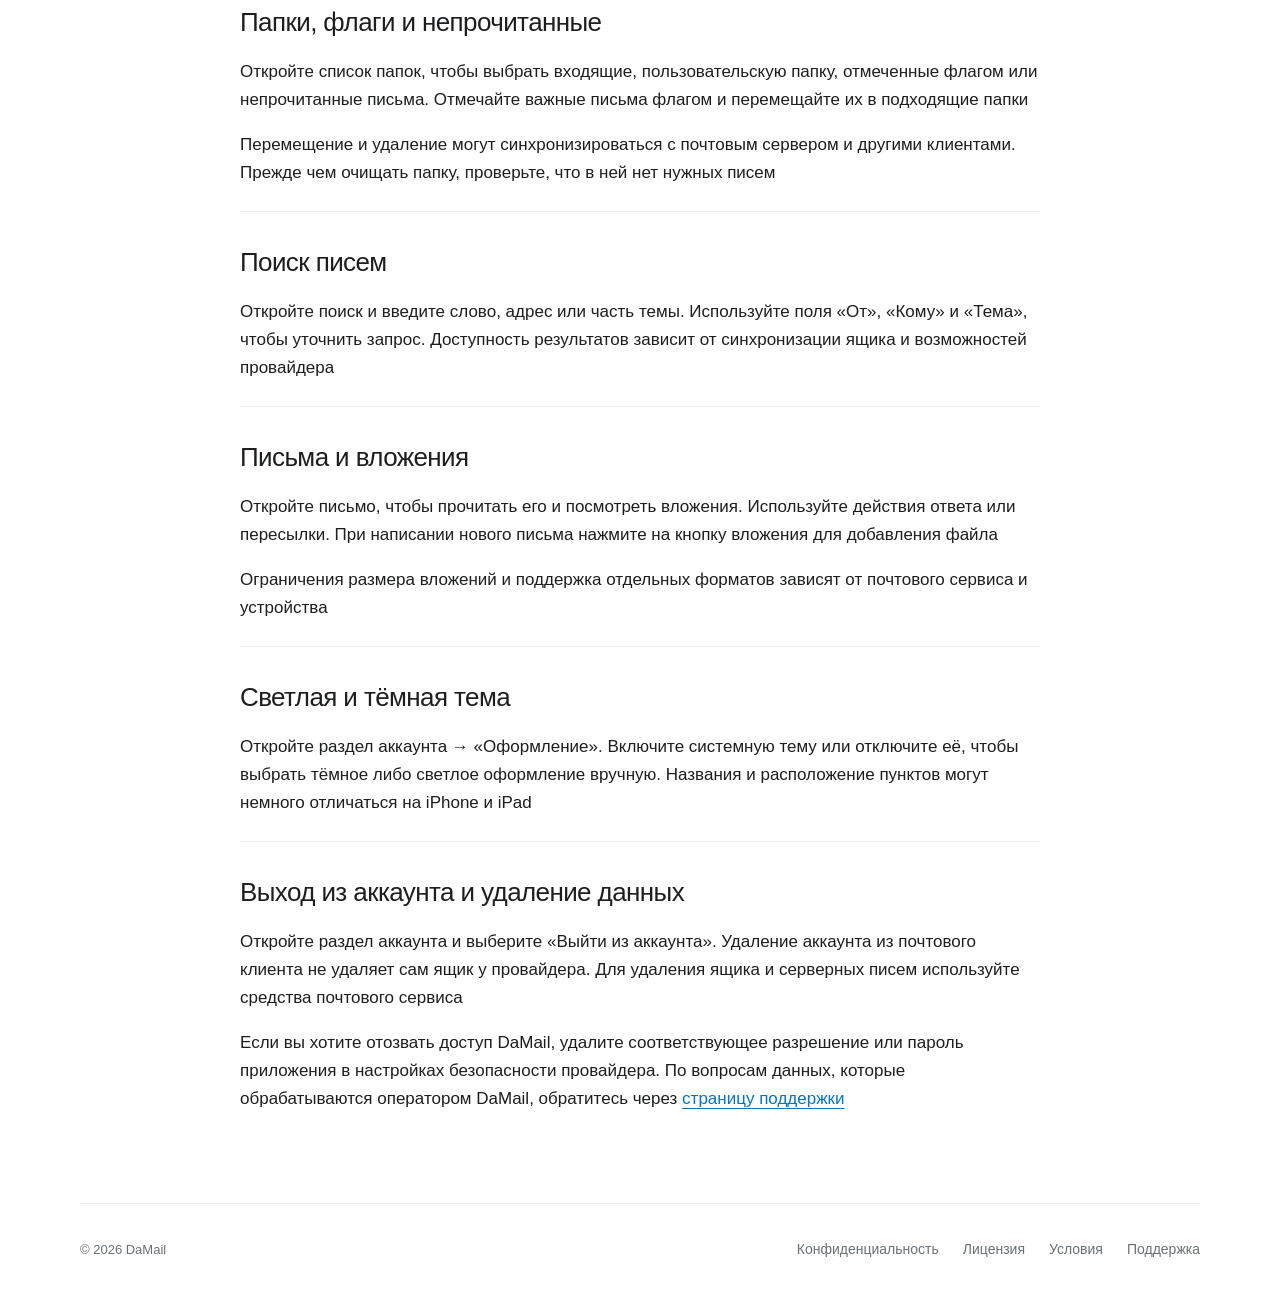
<file: docs/help/index.html>
<!doctype html>
<html lang="ru"><head><meta charset="utf-8"><meta name="viewport" content="width=device-width, initial-scale=1">
<title>DaMail – почта всегда под рукой</title><meta name="description" content="Как подключить существующий почтовый ящик и пользоваться приложением.">
<link rel="canonical" href="https://damailapp.github.io/docs/help/"><link rel="icon" type="image/svg+xml" href="../../assets/favicon.svg?v=65a5f9899d41">
<link rel="stylesheet" href="../../assets/style.css?v=e44470964288">
<meta name="theme-color" content="#ffffff"><meta property="og:title" content="Помощь с DaMail — DaMail">
<meta property="og:description" content="Как подключить существующий почтовый ящик и пользоваться приложением."><meta property="og:url" content="https://damailapp.github.io/docs/help/"><meta property="og:type" content="website">
</head><body><a class="skip" href="#main">К содержимому</a>
<header class="header"><a class="brand" href="../../"><img src="../../assets/icon.png" alt="" width="40" height="40"><span>DaMail</span></a><nav aria-label="Главная навигация"><a href="../../docs/help/">Помощь</a><a href="../../docs/support/">Поддержка</a><a href="../../docs/">Документы</a></nav></header>
<main id="main"><div class="document"><p class="eyebrow"><a href="../../docs/">Документы и помощь</a></p><h1>Помощь с DaMail</h1><p class="lead">Как подключить существующий почтовый ящик и пользоваться приложением</p><nav class="contents" aria-label="Содержание страницы"><a href="#connect">Как подключить почту</a><a href="#password">Пароли приложений и iCloud</a><a href="#login">Если не получается войти</a><a href="#organize">Папки, флаги и непрочитанные</a><a href="#search">Поиск писем</a><a href="#attachments">Письма и вложения</a><a href="#theme">Светлая и тёмная тема</a><a href="#remove">Выход из аккаунта и удаление данных</a></nav><article><section id="connect"><h2>Как подключить почту</h2><ol><li>Откройте DaMail и введите полный адрес существующего почтового ящика</li><li>Продолжите вход через почтового провайдера или введите пароль, который он разрешает использовать в почтовых клиентах</li><li>Если провайдер требует пароль приложения, создайте его в настройках безопасности провайдера</li><li>Дождитесь загрузки писем. Для подключения другого ящика откройте раздел аккаунта и выберите добавление аккаунта</li></ol><p>Набор способов входа зависит от почтового сервиса и настроек приложения. DaMail не создаёт почтовый ящик у стороннего провайдера</p></section><section id="password"><h2>Пароли приложений и iCloud</h2><p>Пароль приложения создаётся у почтового провайдера и отличается от обычного пароля аккаунта. Не передавайте его в поддержку и не публикуйте</p><p>Для iCloud используйте пароль приложения, созданный в настройках Аккаунта Apple. Apple требует двухфакторную аутентификацию для создания таких паролей. <a href="https://support.apple.com/ru-ru/102654">Инструкция Apple по паролям приложений</a></p><p>Для Gmail, Outlook, Yahoo и других сервисов следуйте их актуальным инструкциям. Пароль приложения может быть недоступен для некоторых типов аккаунтов</p></section><section id="login"><h2>Если не получается войти</h2><ul><li>Проверьте полный адрес ящика, подключение к интернету и отсутствие случайных пробелов</li><li>Проверьте вход на официальном сайте почтового сервиса</li><li>Уточните, разрешён ли IMAP/SMTP и нужен ли пароль приложения</li><li>Проверьте, не был ли пароль приложения отозван или изменён</li><li>Если аккаунтом управляет организация, уточните ограничения у администратора</li></ul><p>Восстановление основного пароля выполняется на официальном сайте провайдера. DaMail не может восстановить или изменить пароль стороннего ящика</p></section><section id="organize"><h2>Папки, флаги и непрочитанные</h2><p>Откройте список папок, чтобы выбрать входящие, пользовательскую папку, отмеченные флагом или непрочитанные письма. Отмечайте важные письма флагом и перемещайте их в подходящие папки</p><p>Перемещение и удаление могут синхронизироваться с почтовым сервером и другими клиентами. Прежде чем очищать папку, проверьте, что в ней нет нужных писем</p></section><section id="search"><h2>Поиск писем</h2><p>Откройте поиск и введите слово, адрес или часть темы. Используйте поля «От», «Кому» и «Тема», чтобы уточнить запрос. Доступность результатов зависит от синхронизации ящика и возможностей провайдера</p></section><section id="attachments"><h2>Письма и вложения</h2><p>Откройте письмо, чтобы прочитать его и посмотреть вложения. Используйте действия ответа или пересылки. При написании нового письма нажмите на кнопку вложения для добавления файла</p><p>Ограничения размера вложений и поддержка отдельных форматов зависят от почтового сервиса и устройства</p></section><section id="theme"><h2>Светлая и тёмная тема</h2><p>Откройте раздел аккаунта → «Оформление». Включите системную тему или отключите её, чтобы выбрать тёмное либо светлое оформление вручную. Названия и расположение пунктов могут немного отличаться на iPhone и iPad</p></section><section id="remove"><h2>Выход из аккаунта и удаление данных</h2><p>Откройте раздел аккаунта и выберите «Выйти из аккаунта». Удаление аккаунта из почтового клиента не удаляет сам ящик у провайдера. Для удаления ящика и серверных писем используйте средства почтового сервиса</p><p>Если вы хотите отозвать доступ DaMail, удалите соответствующее разрешение или пароль приложения в настройках безопасности провайдера. По вопросам данных, которые обрабатываются оператором DaMail, обратитесь через <a href="../support/">страницу поддержки</a></p></section></article></div></main>
<footer class="footer">
<p class="fine">© 2026 DaMail</p>
<nav aria-label="Документы и поддержка"><a href="../../docs/privacy/">Конфиденциальность</a><a href="../../docs/eula/">Лицензия</a><a href="../../docs/terms/">Условия</a><a href="../../docs/support/">Поддержка</a></nav>
</footer>
</body></html>
</file>
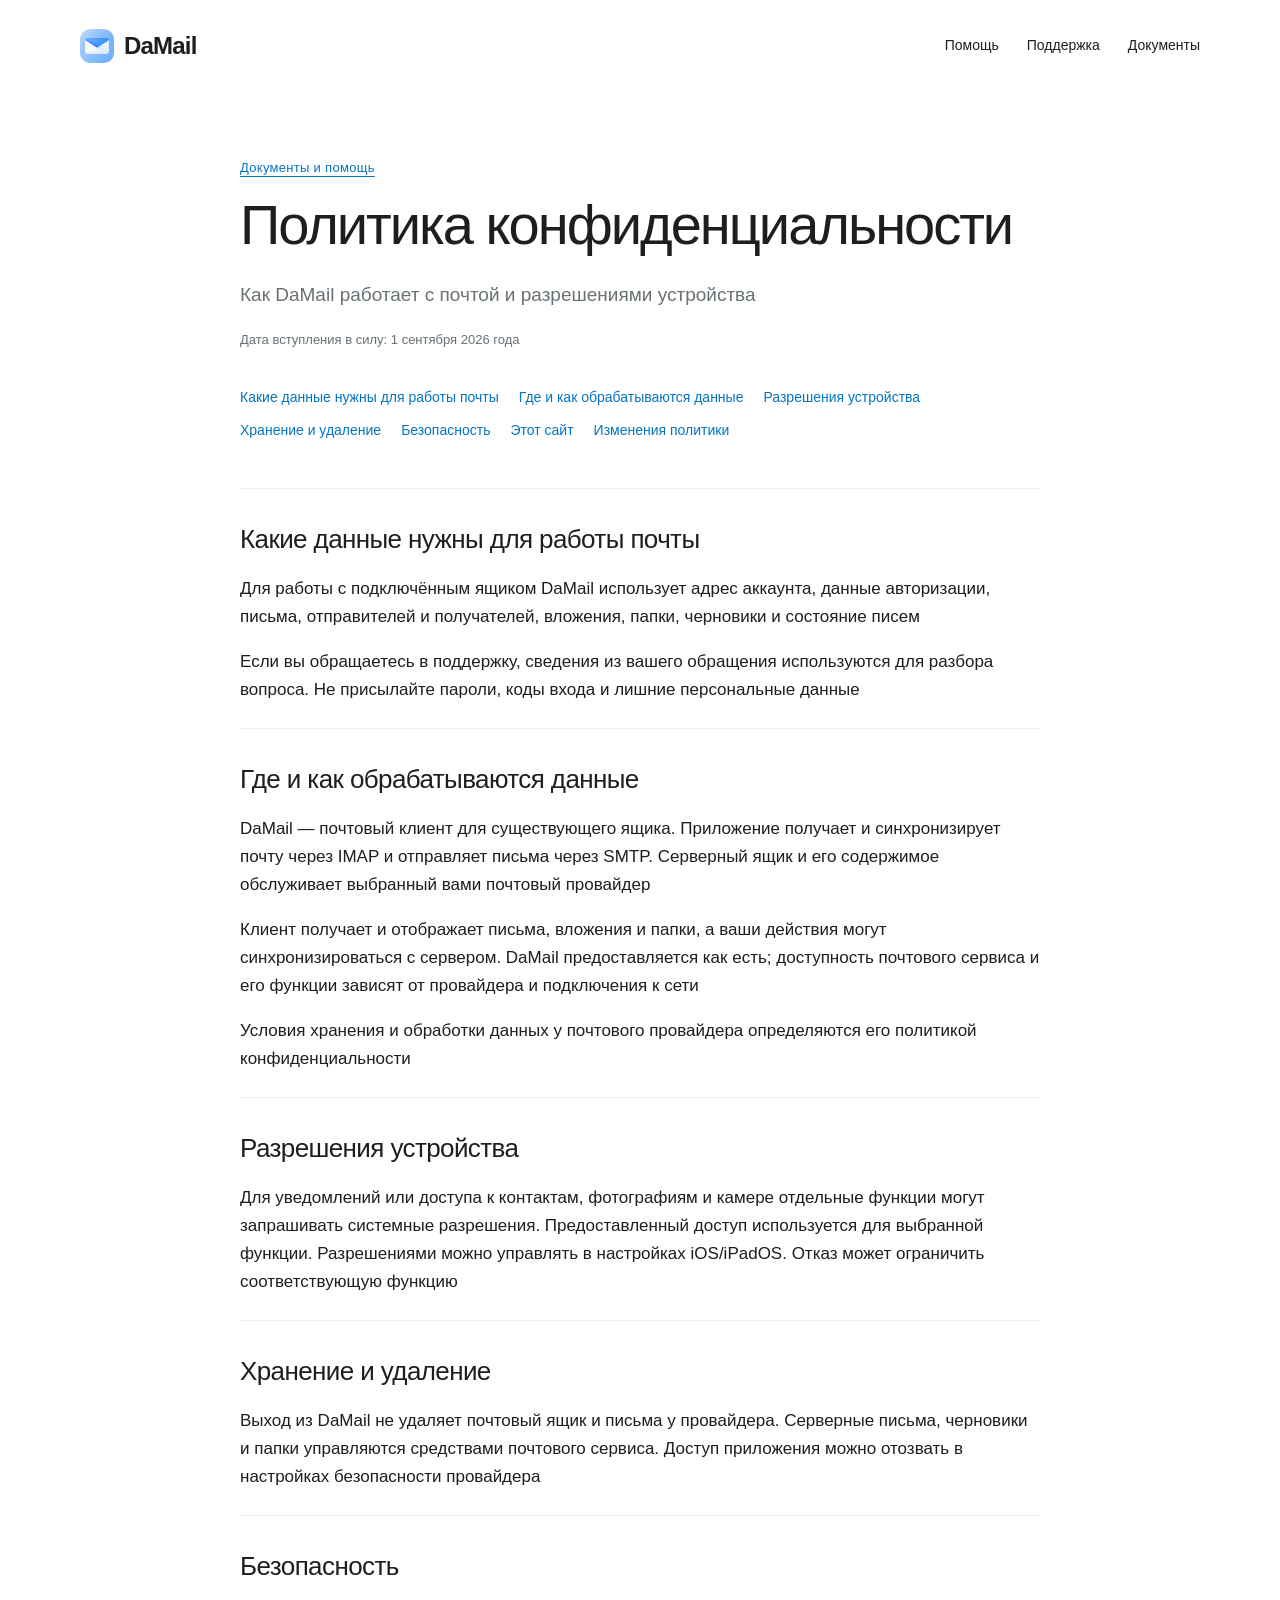
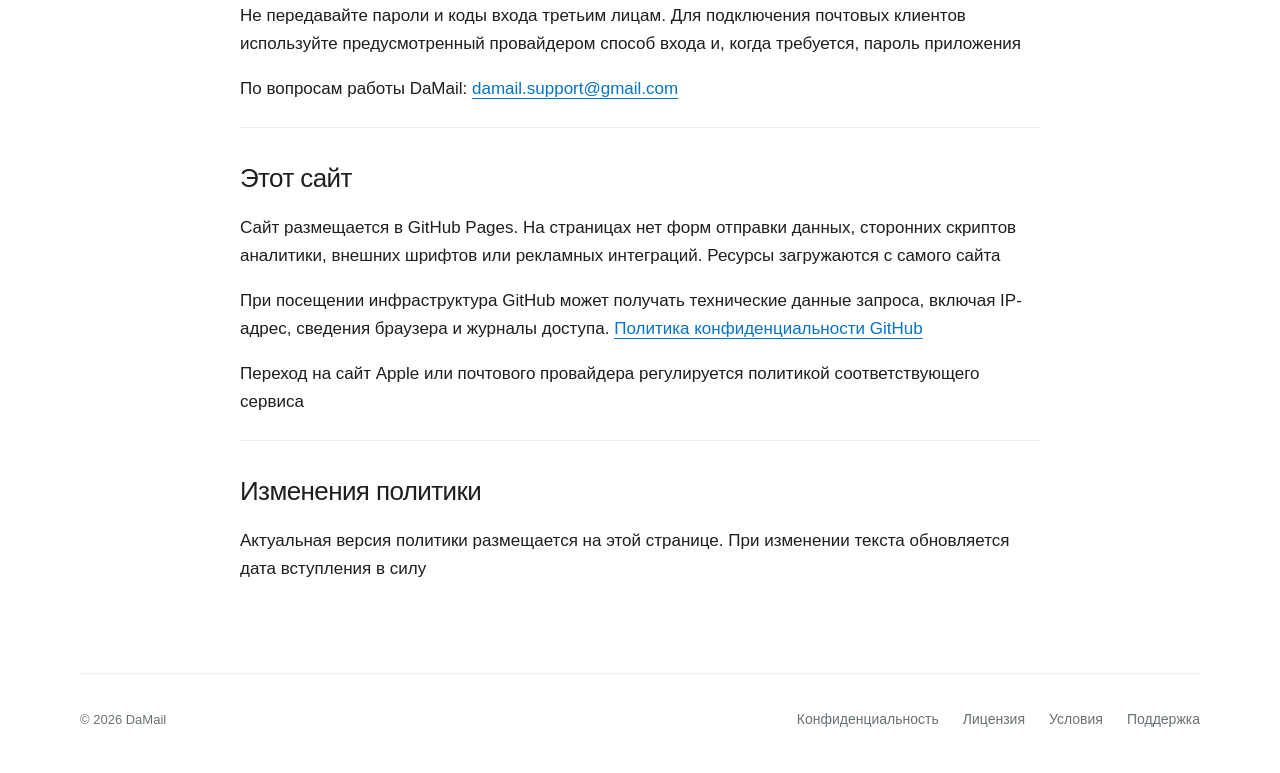
<file: docs/privacy/index.html>
<!doctype html>
<html lang="ru"><head><meta charset="utf-8"><meta name="viewport" content="width=device-width, initial-scale=1">
<title>DaMail – почта всегда под рукой</title><meta name="description" content="Как DaMail работает с почтой и разрешениями устройства.">
<link rel="canonical" href="https://damailapp.github.io/docs/privacy/"><link rel="icon" type="image/svg+xml" href="../../assets/favicon.svg?v=65a5f9899d41">
<link rel="stylesheet" href="../../assets/style.css?v=e44470964288">
<meta name="theme-color" content="#ffffff"><meta property="og:title" content="Политика конфиденциальности — DaMail">
<meta property="og:description" content="Как DaMail работает с почтой и разрешениями устройства."><meta property="og:url" content="https://damailapp.github.io/docs/privacy/"><meta property="og:type" content="website">
</head><body><a class="skip" href="#main">К содержимому</a>
<header class="header"><a class="brand" href="../../"><img src="../../assets/icon.png" alt="" width="40" height="40"><span>DaMail</span></a><nav aria-label="Главная навигация"><a href="../../docs/help/">Помощь</a><a href="../../docs/support/">Поддержка</a><a href="../../docs/">Документы</a></nav></header>
<main id="main"><div class="document"><p class="eyebrow"><a href="../../docs/">Документы и помощь</a></p><h1>Политика конфиденциальности</h1><p class="lead">Как DaMail работает с почтой и разрешениями устройства</p><p class="fine">Дата вступления в силу: 1 сентября 2026 года</p><nav class="contents" aria-label="Содержание страницы"><a href="#data">Какие данные нужны для работы почты</a><a href="#processing">Где и как обрабатываются данные</a><a href="#permissions">Разрешения устройства</a><a href="#retention">Хранение и удаление</a><a href="#security">Безопасность</a><a href="#website">Этот сайт</a><a href="#updates">Изменения политики</a></nav><article><section id="data"><h2>Какие данные нужны для работы почты</h2><p>Для работы с подключённым ящиком DaMail использует адрес аккаунта, данные авторизации, письма, отправителей и получателей, вложения, папки, черновики и состояние писем</p><p>Если вы обращаетесь в поддержку, сведения из вашего обращения используются для разбора вопроса. Не присылайте пароли, коды входа и лишние персональные данные</p></section><section id="processing"><h2>Где и как обрабатываются данные</h2><p>DaMail — почтовый клиент для существующего ящика. Приложение получает и синхронизирует почту через IMAP и отправляет письма через SMTP. Серверный ящик и его содержимое обслуживает выбранный вами почтовый провайдер</p><p>Клиент получает и отображает письма, вложения и папки, а ваши действия могут синхронизироваться с сервером. DaMail предоставляется как есть; доступность почтового сервиса и его функции зависят от провайдера и подключения к сети</p><p>Условия хранения и обработки данных у почтового провайдера определяются его политикой конфиденциальности</p></section><section id="permissions"><h2>Разрешения устройства</h2><p>Для уведомлений или доступа к контактам, фотографиям и камере отдельные функции могут запрашивать системные разрешения. Предоставленный доступ используется для выбранной функции. Разрешениями можно управлять в настройках iOS/iPadOS. Отказ может ограничить соответствующую функцию</p></section><section id="retention"><h2>Хранение и удаление</h2><p>Выход из DaMail не удаляет почтовый ящик и письма у провайдера. Серверные письма, черновики и папки управляются средствами почтового сервиса. Доступ приложения можно отозвать в настройках безопасности провайдера</p></section><section id="security"><h2>Безопасность</h2><p>Не передавайте пароли и коды входа третьим лицам. Для подключения почтовых клиентов используйте предусмотренный провайдером способ входа и, когда требуется, пароль приложения</p><p>По вопросам работы DaMail: <a href="mailto:damail.support@gmail.com">damail.support@gmail.com</a></p></section><section id="website"><h2>Этот сайт</h2><p>Сайт размещается в GitHub Pages. На страницах нет форм отправки данных, сторонних скриптов аналитики, внешних шрифтов или рекламных интеграций. Ресурсы загружаются с самого сайта</p><p>При посещении инфраструктура GitHub может получать технические данные запроса, включая IP-адрес, сведения браузера и журналы доступа. <a href="https://docs.github.com/en/site-policy/privacy-policies/github-general-privacy-statement">Политика конфиденциальности GitHub</a></p><p>Переход на сайт Apple или почтового провайдера регулируется политикой соответствующего сервиса</p></section><section id="updates"><h2>Изменения политики</h2><p>Актуальная версия политики размещается на этой странице. При изменении текста обновляется дата вступления в силу</p></section></article></div></main>
<footer class="footer">
<p class="fine">© 2026 DaMail</p>
<nav aria-label="Документы и поддержка"><a href="../../docs/privacy/">Конфиденциальность</a><a href="../../docs/eula/">Лицензия</a><a href="../../docs/terms/">Условия</a><a href="../../docs/support/">Поддержка</a></nav>
</footer>
</body></html>
</file>
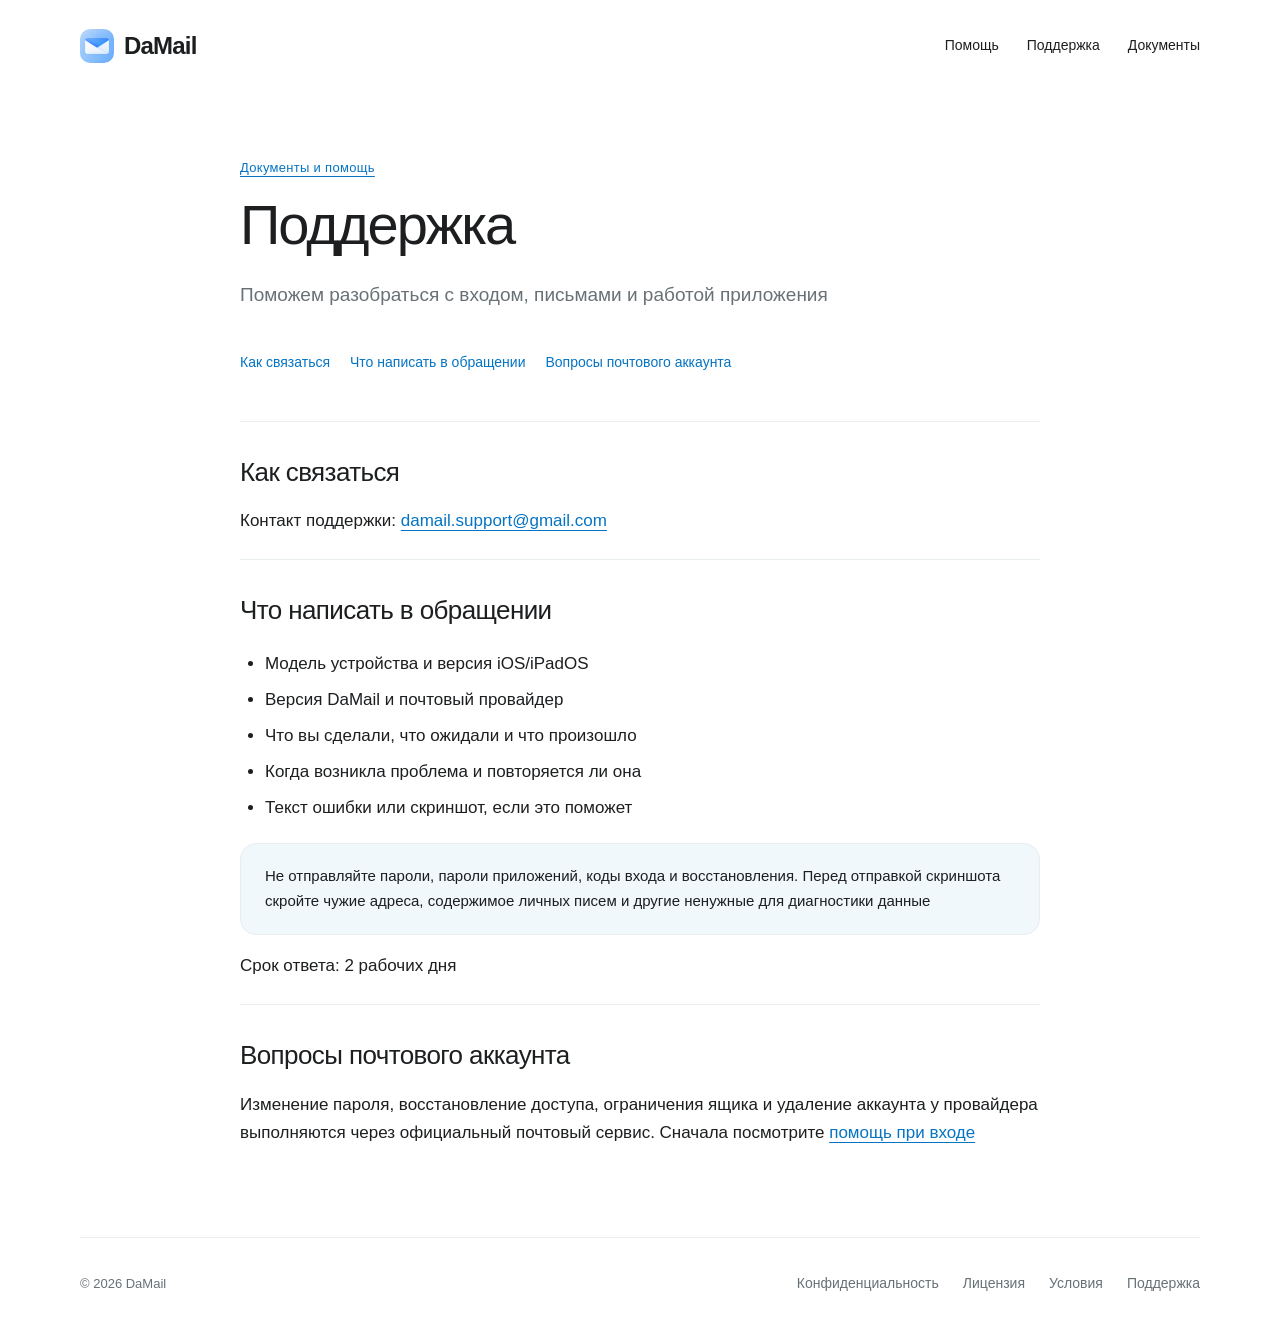
<file: docs/support/index.html>
<!doctype html>
<html lang="ru"><head><meta charset="utf-8"><meta name="viewport" content="width=device-width, initial-scale=1">
<title>DaMail – почта всегда под рукой</title><meta name="description" content="Поможем разобраться с входом, письмами и работой приложения.">
<link rel="canonical" href="https://damailapp.github.io/docs/support/"><link rel="icon" type="image/svg+xml" href="../../assets/favicon.svg?v=65a5f9899d41">
<link rel="stylesheet" href="../../assets/style.css?v=e44470964288">
<meta name="theme-color" content="#ffffff"><meta property="og:title" content="Поддержка — DaMail">
<meta property="og:description" content="Поможем разобраться с входом, письмами и работой приложения."><meta property="og:url" content="https://damailapp.github.io/docs/support/"><meta property="og:type" content="website">
</head><body><a class="skip" href="#main">К содержимому</a>
<header class="header"><a class="brand" href="../../"><img src="../../assets/icon.png" alt="" width="40" height="40"><span>DaMail</span></a><nav aria-label="Главная навигация"><a href="../../docs/help/">Помощь</a><a href="../../docs/support/">Поддержка</a><a href="../../docs/">Документы</a></nav></header>
<main id="main"><div class="document"><p class="eyebrow"><a href="../../docs/">Документы и помощь</a></p><h1>Поддержка</h1><p class="lead">Поможем разобраться с входом, письмами и работой приложения</p><nav class="contents" aria-label="Содержание страницы"><a href="#contact">Как связаться</a><a href="#report">Что написать в обращении</a><a href="#account">Вопросы почтового аккаунта</a></nav><article><section id="contact"><h2>Как связаться</h2><p>Контакт поддержки: <a href="mailto:damail.support@gmail.com">damail.support@gmail.com</a></p></section><section id="report"><h2>Что написать в обращении</h2><ul><li>Модель устройства и версия iOS/iPadOS</li><li>Версия DaMail и почтовый провайдер</li><li>Что вы сделали, что ожидали и что произошло</li><li>Когда возникла проблема и повторяется ли она</li><li>Текст ошибки или скриншот, если это поможет</li></ul><div class="note">Не отправляйте пароли, пароли приложений, коды входа и восстановления. Перед отправкой скриншота скройте чужие адреса, содержимое личных писем и другие ненужные для диагностики данные</div><p>Срок ответа: 2 рабочих дня</p></section><section id="account"><h2>Вопросы почтового аккаунта</h2><p>Изменение пароля, восстановление доступа, ограничения ящика и удаление аккаунта у провайдера выполняются через официальный почтовый сервис. Сначала посмотрите <a href="../help/">помощь при входе</a></p></section></article></div></main>
<footer class="footer">
<p class="fine">© 2026 DaMail</p>
<nav aria-label="Документы и поддержка"><a href="../../docs/privacy/">Конфиденциальность</a><a href="../../docs/eula/">Лицензия</a><a href="../../docs/terms/">Условия</a><a href="../../docs/support/">Поддержка</a></nav>
</footer>
</body></html>
</file>
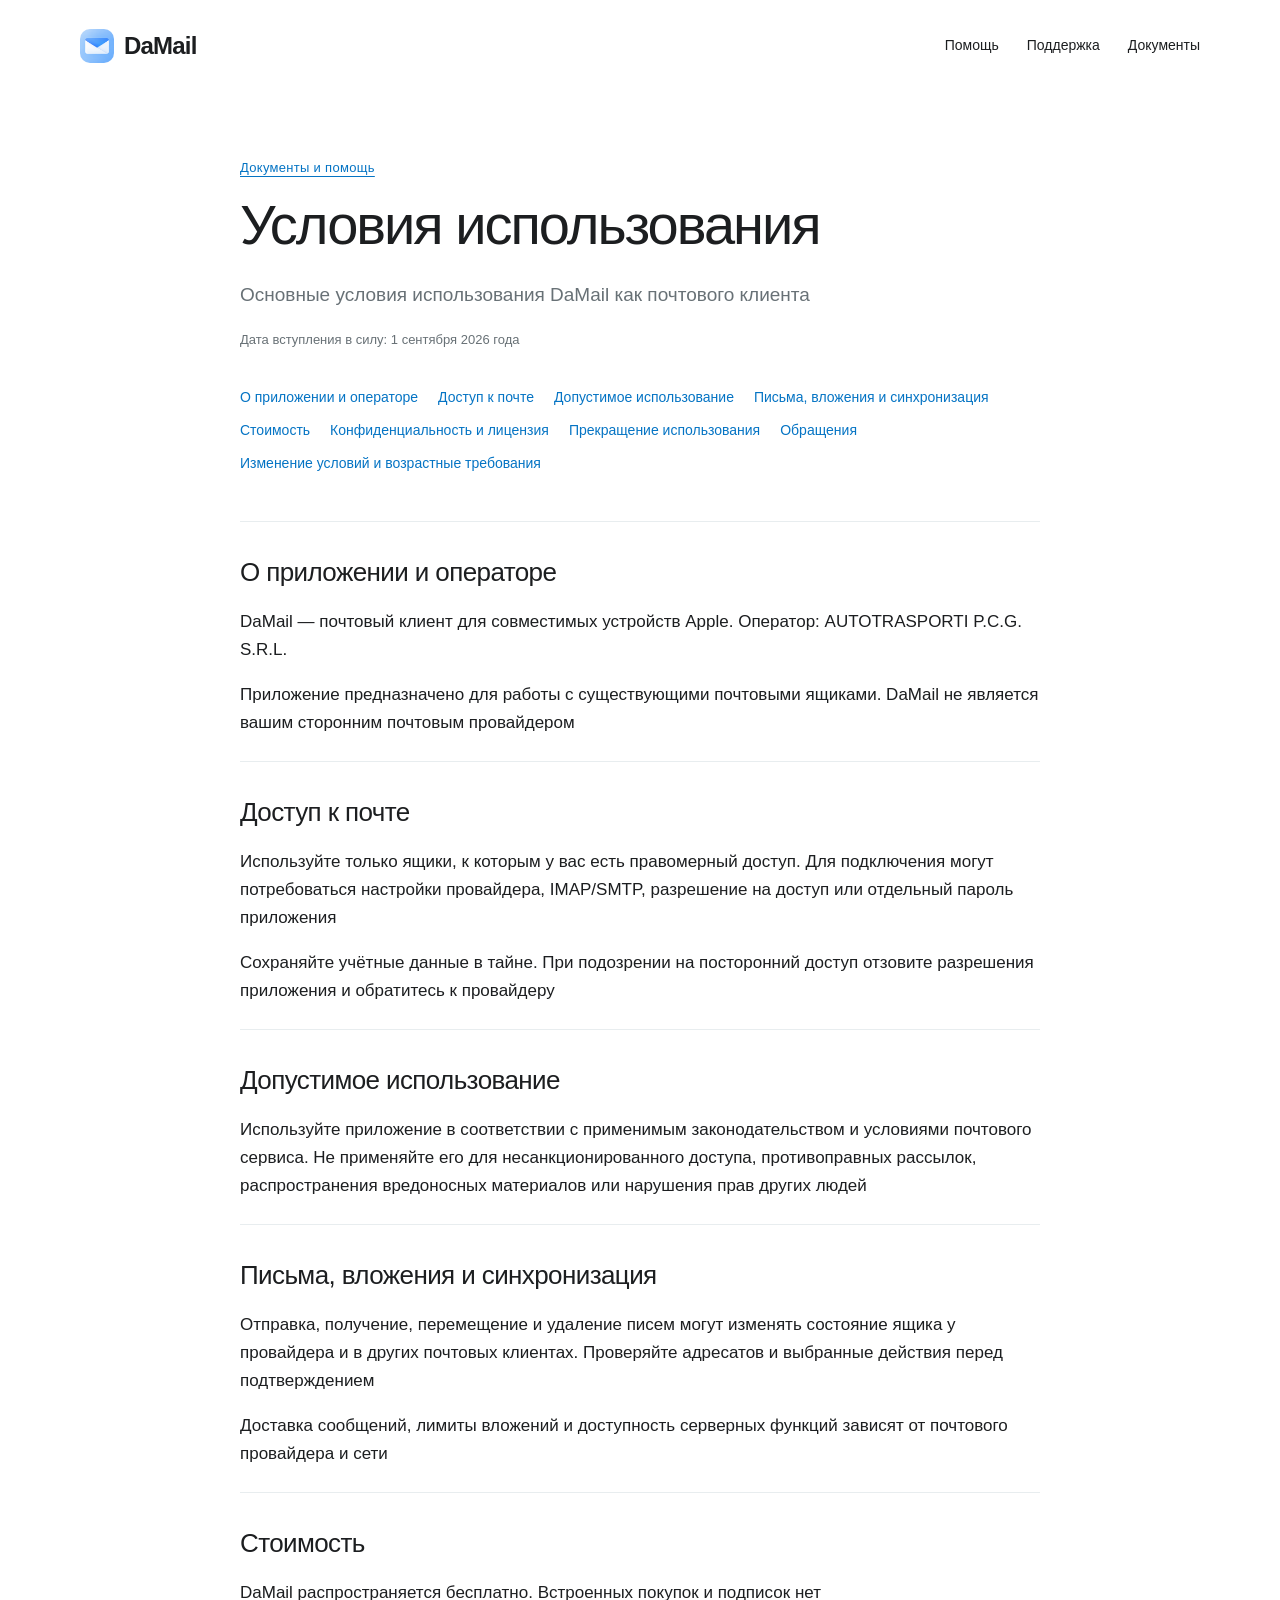
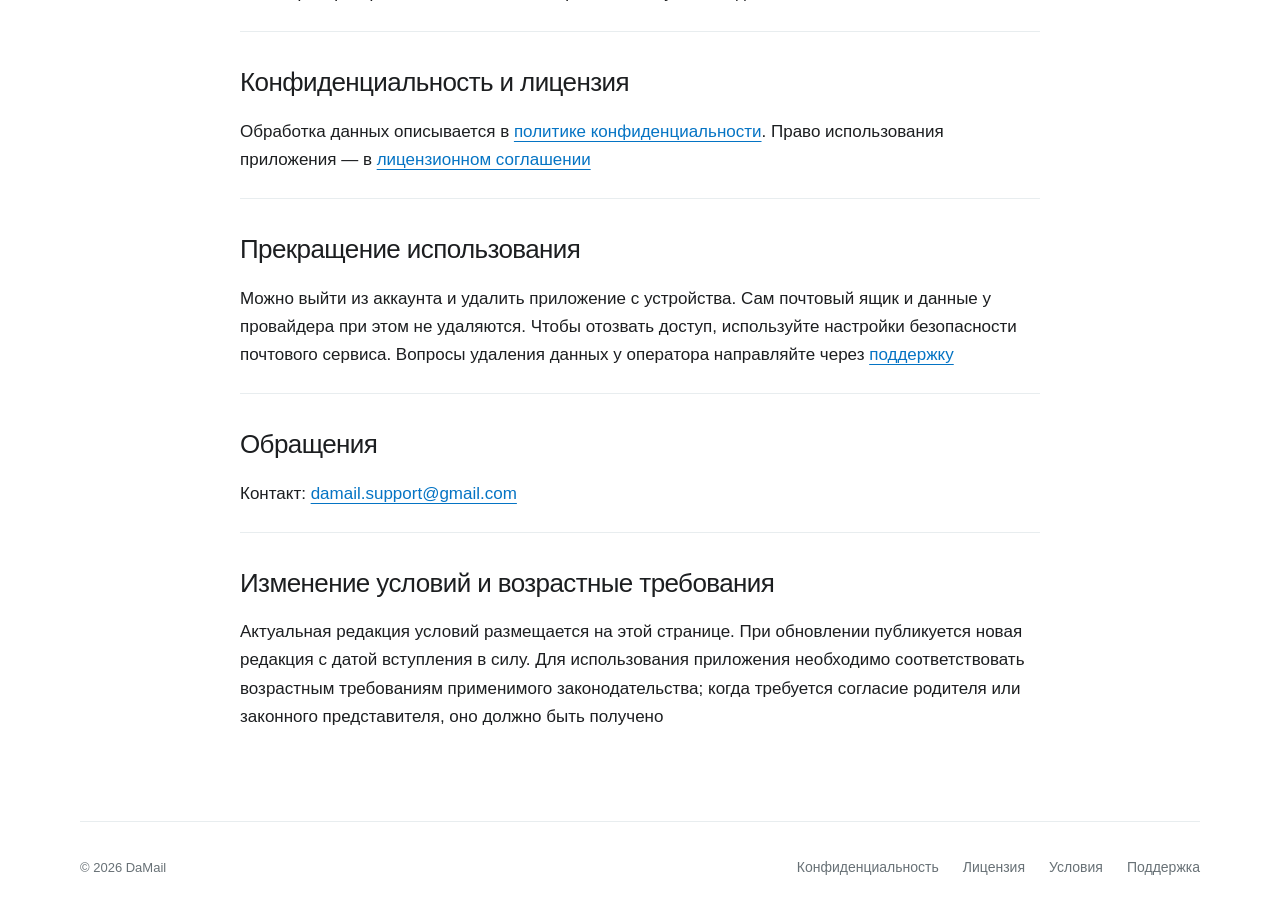
<file: docs/terms/index.html>
<!doctype html>
<html lang="ru"><head><meta charset="utf-8"><meta name="viewport" content="width=device-width, initial-scale=1">
<title>DaMail – почта всегда под рукой</title><meta name="description" content="Основные условия использования DaMail как почтового клиента.">
<link rel="canonical" href="https://damailapp.github.io/docs/terms/"><link rel="icon" type="image/svg+xml" href="../../assets/favicon.svg?v=65a5f9899d41">
<link rel="stylesheet" href="../../assets/style.css?v=e44470964288">
<meta name="theme-color" content="#ffffff"><meta property="og:title" content="Условия использования — DaMail">
<meta property="og:description" content="Основные условия использования DaMail как почтового клиента."><meta property="og:url" content="https://damailapp.github.io/docs/terms/"><meta property="og:type" content="website">
</head><body><a class="skip" href="#main">К содержимому</a>
<header class="header"><a class="brand" href="../../"><img src="../../assets/icon.png" alt="" width="40" height="40"><span>DaMail</span></a><nav aria-label="Главная навигация"><a href="../../docs/help/">Помощь</a><a href="../../docs/support/">Поддержка</a><a href="../../docs/">Документы</a></nav></header>
<main id="main"><div class="document"><p class="eyebrow"><a href="../../docs/">Документы и помощь</a></p><h1>Условия использования</h1><p class="lead">Основные условия использования DaMail как почтового клиента</p><p class="fine">Дата вступления в силу: 1 сентября 2026 года</p><nav class="contents" aria-label="Содержание страницы"><a href="#operator">О приложении и операторе</a><a href="#access">Доступ к почте</a><a href="#usage">Допустимое использование</a><a href="#mail">Письма, вложения и синхронизация</a><a href="#payment">Стоимость</a><a href="#privacy">Конфиденциальность и лицензия</a><a href="#termination">Прекращение использования</a><a href="#contact">Обращения</a><a href="#updates-and-age">Изменение условий и возрастные требования</a></nav><article><section id="operator"><h2>О приложении и операторе</h2><p>DaMail — почтовый клиент для совместимых устройств Apple. Оператор: AUTOTRASPORTI P.C.G. S.R.L.</p><p>Приложение предназначено для работы с существующими почтовыми ящиками. DaMail не является вашим сторонним почтовым провайдером</p></section><section id="access"><h2>Доступ к почте</h2><p>Используйте только ящики, к которым у вас есть правомерный доступ. Для подключения могут потребоваться настройки провайдера, IMAP/SMTP, разрешение на доступ или отдельный пароль приложения</p><p>Сохраняйте учётные данные в тайне. При подозрении на посторонний доступ отзовите разрешения приложения и обратитесь к провайдеру</p></section><section id="usage"><h2>Допустимое использование</h2><p>Используйте приложение в соответствии с применимым законодательством и условиями почтового сервиса. Не применяйте его для несанкционированного доступа, противоправных рассылок, распространения вредоносных материалов или нарушения прав других людей</p></section><section id="mail"><h2>Письма, вложения и синхронизация</h2><p>Отправка, получение, перемещение и удаление писем могут изменять состояние ящика у провайдера и в других почтовых клиентах. Проверяйте адресатов и выбранные действия перед подтверждением</p><p>Доставка сообщений, лимиты вложений и доступность серверных функций зависят от почтового провайдера и сети</p></section><section id="payment"><h2>Стоимость</h2><p>DaMail распространяется бесплатно. Встроенных покупок и подписок нет</p></section><section id="privacy"><h2>Конфиденциальность и лицензия</h2><p>Обработка данных описывается в <a href="../privacy/">политике конфиденциальности</a>. Право использования приложения — в <a href="../eula/">лицензионном соглашении</a></p></section><section id="termination"><h2>Прекращение использования</h2><p>Можно выйти из аккаунта и удалить приложение с устройства. Сам почтовый ящик и данные у провайдера при этом не удаляются. Чтобы отозвать доступ, используйте настройки безопасности почтового сервиса. Вопросы удаления данных у оператора направляйте через <a href="../support/">поддержку</a></p></section><section id="contact"><h2>Обращения</h2><p>Контакт: <a href="mailto:damail.support@gmail.com">damail.support@gmail.com</a></p></section><section id="updates-and-age"><h2>Изменение условий и возрастные требования</h2><p>Актуальная редакция условий размещается на этой странице. При обновлении публикуется новая редакция с датой вступления в силу. Для использования приложения необходимо соответствовать возрастным требованиям применимого законодательства; когда требуется согласие родителя или законного представителя, оно должно быть получено</p></section></article></div></main>
<footer class="footer">
<p class="fine">© 2026 DaMail</p>
<nav aria-label="Документы и поддержка"><a href="../../docs/privacy/">Конфиденциальность</a><a href="../../docs/eula/">Лицензия</a><a href="../../docs/terms/">Условия</a><a href="../../docs/support/">Поддержка</a></nav>
</footer>
</body></html>
</file>
<file: assets/style.css>
:root {
  color-scheme: light;
  --ink: #1c1e20;
  --muted: #687176;
  --blue: #078be8;
  --line: #e8edef;
  --surface: #f7fafb;
}
* { box-sizing: border-box; }
html { scroll-behavior: smooth; scroll-padding-top: 24px; }
body { margin: 0; color: var(--ink); background: #fff; font: 17px/1.65 "Helvetica Neue", -apple-system, BlinkMacSystemFont, Helvetica, Arial, sans-serif; -webkit-font-smoothing: antialiased; }
a { color: #0574c4; text-underline-offset: 4px; }
a:hover { color: #004f8e; }
a:focus-visible, summary:focus-visible { outline: 3px solid var(--blue); outline-offset: 5px; }
img { max-width: 100%; height: auto; }
.header, .footer { width: min(1120px, calc(100% - 64px)); margin: auto; }
.header { min-height: 92px; display: flex; align-items: center; justify-content: space-between; gap: 24px; }
.brand { display: inline-flex; gap: 10px; align-items: center; text-decoration: none; color: var(--ink); font-weight: 600; font-size: 24px; letter-spacing: -.8px; }
.brand img { border-radius: 10px; width: 34px; height: 34px; }
.header nav, .footer nav { display: flex; flex-wrap: wrap; gap: 28px; }
.header nav a { color: var(--ink); text-decoration: none; font-size: 14px; }
.header nav a:hover { color: var(--blue); }
.skip { position: absolute; left: 20px; top: -80px; background: white; padding: 12px; z-index: 5; }
.skip:focus { top: 10px; }
.hero { overflow: hidden; padding: 74px 24px 0; text-align: center; margin-bottom: 75px; }
.hero-copy { position: relative; z-index: 2; max-width: 730px; margin: auto; }
.hero h1 { font-size: clamp(46px, 5.2vw, 72px); font-weight: 500; line-height: 1.08; letter-spacing: -3.4px; margin: 0 0 26px; }
.hero .lead { max-width: 560px; margin: 0 auto; font-size: 18px; line-height: 1.55; }
.actions { display: flex; justify-content: center; gap: 12px; flex-wrap: wrap; margin-top: 28px; }
.button { display: inline-flex; align-items: center; justify-content: center; padding: 12px 23px; border-radius: 11px; background: var(--blue); color: white; font-weight: 500; text-decoration: none; font-size: 15px; transition: background .2s; }
.button:hover { background: #006bc4; color: white; }
.hero-showcase { position: relative; height: 480px; max-width: 920px; margin: 65px auto 0; isolation: isolate; }
.hero-showcase::before { content: ""; position: absolute; z-index: -1; left: -6%; right: -6%; top: 70px; height: 340px; background: radial-gradient(ellipse at 28% 52%, #aadff699 0%, transparent 45%), radial-gradient(ellipse at 73% 44%, #4eace259 0%, transparent 48%), radial-gradient(ellipse at 50% 65%, #dcf3fd 0%, transparent 63%); filter: blur(22px); }
.hero-showcase::after { content: ""; position: absolute; z-index: 4; bottom: -1px; left: -25%; right: -25%; height: 115px; background: linear-gradient(transparent, #fff 90%); pointer-events: none; }
.screen { position: absolute; width: 250px; border: 1px solid #cdd5da; border-radius: 32px; padding: 5px; background: white; overflow: hidden; box-shadow: 0 20px 45px #284d6826, 0 2px 7px #284d681a; }
.screen img { display: block; width: 100%; border-radius: 27px; }
.screen-center { left: 50%; top: 0; transform: translateX(-50%); z-index: 3; }
.screen-left { right: calc(50% + 100px); top: 58px; transform: rotate(-8deg); z-index: 1; }
.screen-right { left: calc(50% + 100px); top: 64px; transform: rotate(8deg); z-index: 2; }
.eyebrow { font-size: 13px; font-weight: 500; letter-spacing: .3px; color: #078be8; margin: 0 0 16px; }
.home-section { max-width: 1120px; width: calc(100% - 64px); margin: 0 auto 105px; }
.section-intro { max-width: 620px; margin: 0 auto 40px; text-align: center; }
.section-intro h2, .night h2 { font-size: clamp(32px, 3.8vw, 46px); font-weight: 500; line-height: 1.14; letter-spacing: -1.8px; margin: 0 0 20px; }
.section-intro p, .feature p { color: var(--muted); }
.features { display: grid; grid-template-columns: repeat(4, 1fr); gap: 16px; }
.feature { border: 1px solid var(--line); border-radius: 20px; padding: 26px 23px 30px; background: var(--surface); }
.feature-icon { display: grid; place-items: center; width: 42px; height: 42px; border: 1px solid #dceef8; border-radius: 12px; background: #fff; color: var(--blue); }
.feature-icon svg { width: 23px; height: 23px; }
.feature h3 { font-size: 21px; font-weight: 500; line-height: 1.25; letter-spacing: -.7px; margin: 24px 0 12px; }
.feature p { font-size: 15px; line-height: 1.6; margin: 0; }
.night { background: #101d29; color: #fff; border-radius: 30px; display: grid; grid-template-columns: 1fr .65fr; gap: 60px; padding: 45px 8% 0; overflow: hidden; }
.night-copy { padding: 45px 0 75px; }
.night .eyebrow { color: #87cdf6; }
.night p { color: #b6c5d1; max-width: 490px; }
.night img { max-width: 270px; display: block; margin: auto; transform: translateY(40px) rotate(5deg); border-radius: 28px 28px 0 0; box-shadow: 0 12px 60px #040b1770; }
.link-grid { display: grid; grid-template-columns: repeat(3, 1fr); gap: 18px; }
.link-card { display: block; text-decoration: none; border: 1px solid var(--line); border-radius: 18px; padding: 26px; color: var(--ink); background: #fff; transition: border-color .2s, box-shadow .2s; }
.link-card strong { font-size: 20px; font-weight: 500; display: block; margin-bottom: 8px; letter-spacing: -.4px; }
.link-card span { font-size: 15px; color: var(--muted); }
.link-card:hover { border-color: #87cdf6; box-shadow: 0 10px 25px #1c4c7910; }
.document { max-width: 800px; width: calc(100% - 48px); margin: 65px auto 90px; }
.document h1 { font-size: clamp(36px, 5.5vw, 56px); font-weight: 500; line-height: 1.1; letter-spacing: -2px; margin: 0 0 24px; }
.lead { font-size: 19px; line-height: 1.6; color: var(--muted); }
.document section { padding-top: 22px; margin-top: 24px; border-top: 1px solid var(--line); }
.document h2 { font-size: 26px; font-weight: 500; line-height: 1.3; letter-spacing: -.6px; margin: 12px 0 18px; }
.document h3 { font-size: 20px; font-weight: 500; }
.document ul, .document ol { padding-left: 25px; }
.document li { padding: 4px 0; }
.document a, .placeholder { overflow-wrap: anywhere; }
.contents { display: flex; flex-wrap: wrap; gap: 10px 20px; padding: 22px 0; font-size: 14px; }
.contents a { text-decoration: none; }
.note, .draft { border-radius: 16px; padding: 20px 24px; background: #f1f8fc; border: 1px solid var(--line); font-size: 15px; }
.draft { background: #fff8ea; border-color: #ecd8ae; width: min(800px, calc(100% - 48px)); margin: 25px auto; color: #735222; }
.placeholder { color: #795321; background: #fff8e9; padding: 1px 5px; border-radius: 4px; }
.footer { display: flex; justify-content: space-between; align-items: baseline; flex-wrap: wrap; gap: 16px 24px; border-top: 1px solid var(--line); padding: 34px 0 42px; font-size: 14px; color: var(--muted); }
.footer .fine { margin: 0; flex-shrink: 0; }
.footer nav { gap: 10px 24px; justify-content: flex-end; }
.footer nav a { color: var(--muted); text-decoration: none; }
.footer nav a:hover { color: var(--blue); }
.fine { font-size: 13px; color: var(--muted); }
details { border: 1px solid var(--line); border-radius: 15px; padding: 18px 22px; margin: 12px 0; }
summary { cursor: pointer; font-weight: 500; }
details p { margin-bottom: 0; }
.document .link-grid { grid-template-columns: repeat(2, 1fr); }
@media (max-width: 850px) {
  .features { grid-template-columns: repeat(2, 1fr); }
  .hero { padding-top: 55px; }
  .hero-showcase { height: 435px; }
  .screen { width: 220px; }
  .screen-left { right: calc(50% + 80px); }
  .screen-right { left: calc(50% + 80px); }
  .night { gap: 30px; padding-left: 6%; padding-right: 6%; }
  .link-grid { grid-template-columns: 1fr; }
  .document .link-grid { grid-template-columns: 1fr; }
}
@media (max-width: 600px) {
  .header, .footer, .home-section { width: calc(100% - 40px); }
  .header { min-height: 82px; gap: 16px; }
  .brand { font-size: 21px; gap: 8px; }
  .brand img { width: 30px; height: 30px; border-radius: 8px; }
  .header nav { gap: 14px; }
  .header nav a { font-size: 12px; }
  .header nav a:last-child { display: none; }
  .hero { padding: 42px 20px 0; margin-bottom: 48px; }
  .hero h1 { font-size: 46px; letter-spacing: -2px; }
  .hero .lead { font-size: 16px; max-width: 350px; }
  .actions { margin-top: 24px; }
  .hero-showcase { margin-top: 48px; height: 352px; }
  .screen { width: 185px; border-radius: 25px; padding: 4px; }
  .screen img { border-radius: 20px; }
  .screen-left { right: calc(50% + 57px); top: 45px; }
  .screen-right { left: calc(50% + 57px); top: 50px; }
  .hero-showcase::before { left: -30%; right: -30%; top: 30px; height: 260px; }
  .hero-showcase::after { height: 85px; }
  .features { grid-template-columns: 1fr; }
  .home-section { margin-bottom: 64px; }
  .section-intro h2, .night h2 { font-size: 34px; letter-spacing: -1.2px; }
  .night { grid-template-columns: 1fr; padding: 34px 28px 0; gap: 0; border-radius: 24px; }
  .night-copy { padding: 0; }
  .night img { max-width: 235px; margin-top: 5px; }
  .document { margin-top: 35px; }
  .document h1 { font-size: 37px; }
  .document h2 { font-size: 24px; }
  .lead { font-size: 17px; }
}
@media (max-width: 360px) {
  .header { flex-wrap: wrap; justify-content: center; padding: 18px 0; gap: 10px 30px; }
  .hero h1 { font-size: 40px; }
}
@media (prefers-reduced-motion: reduce) {
  html { scroll-behavior: auto; }
  .button, .link-card { transition: none; }
}
</file>
